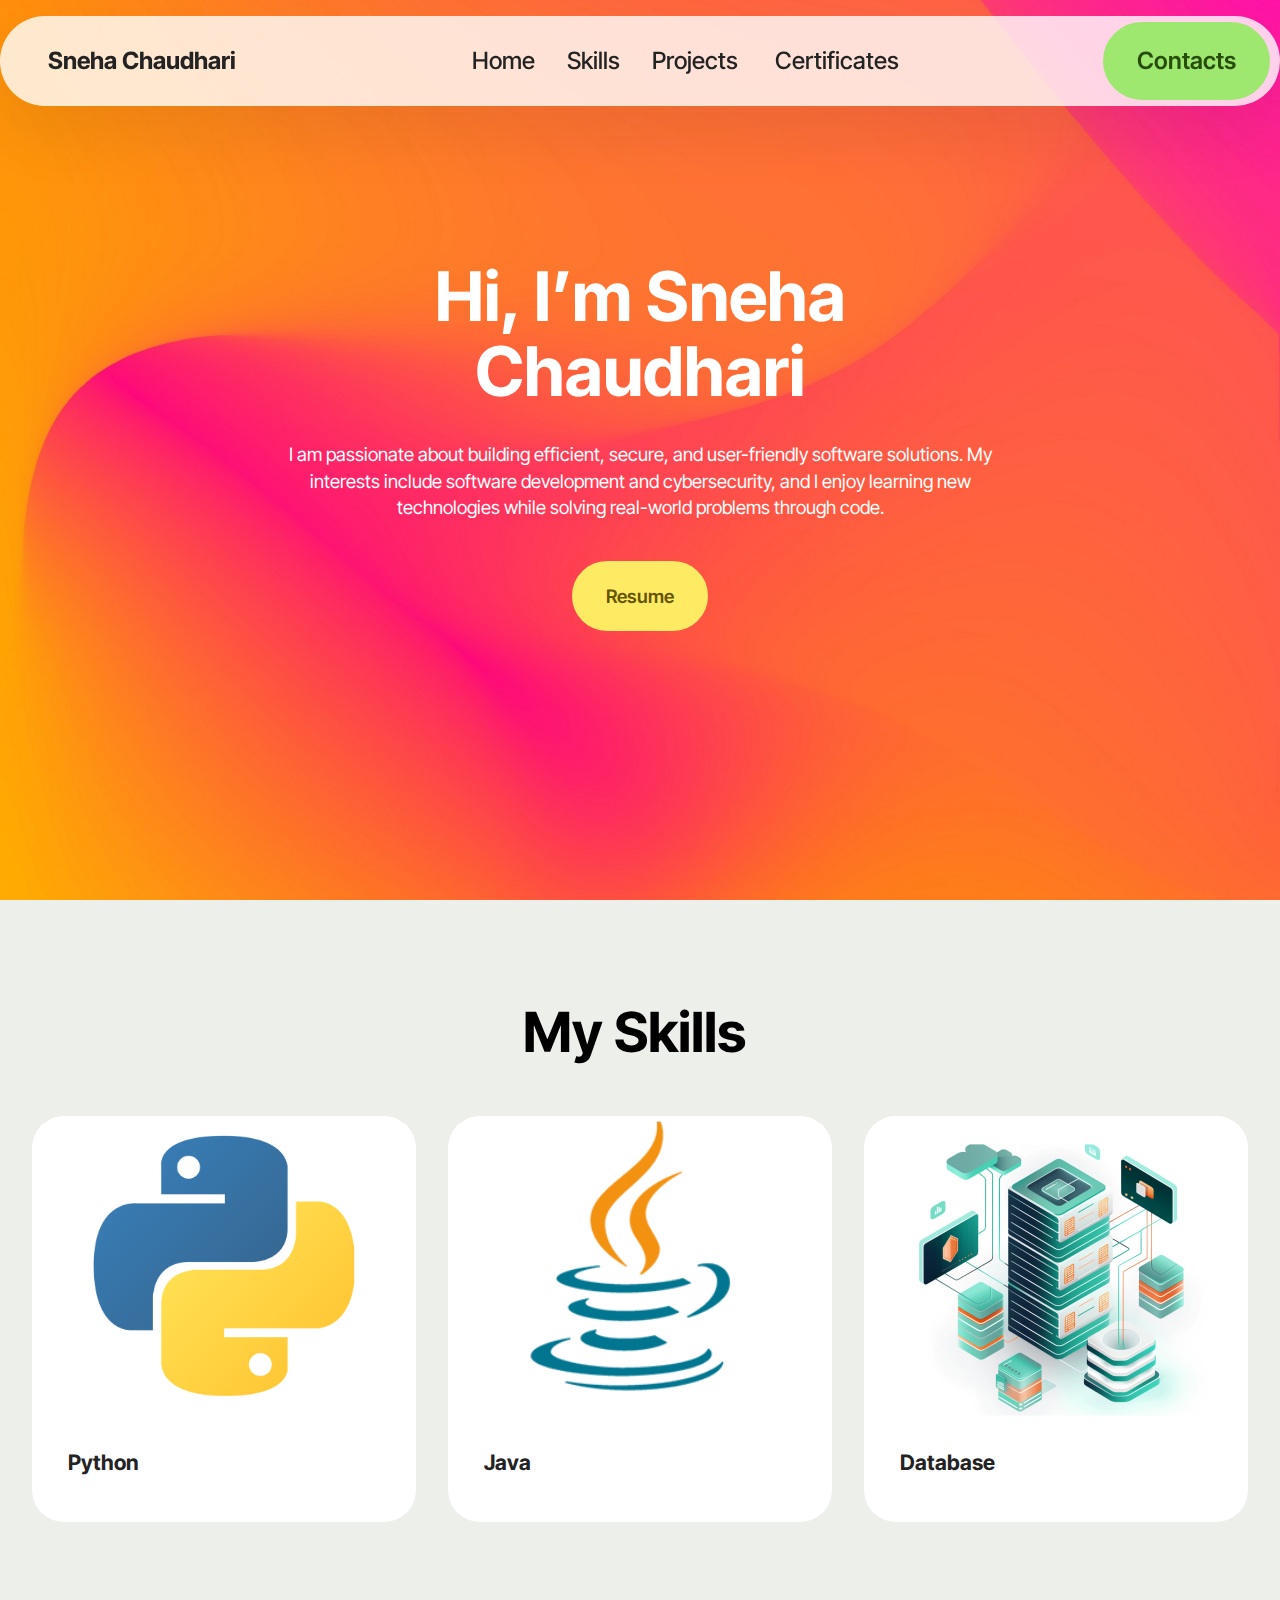
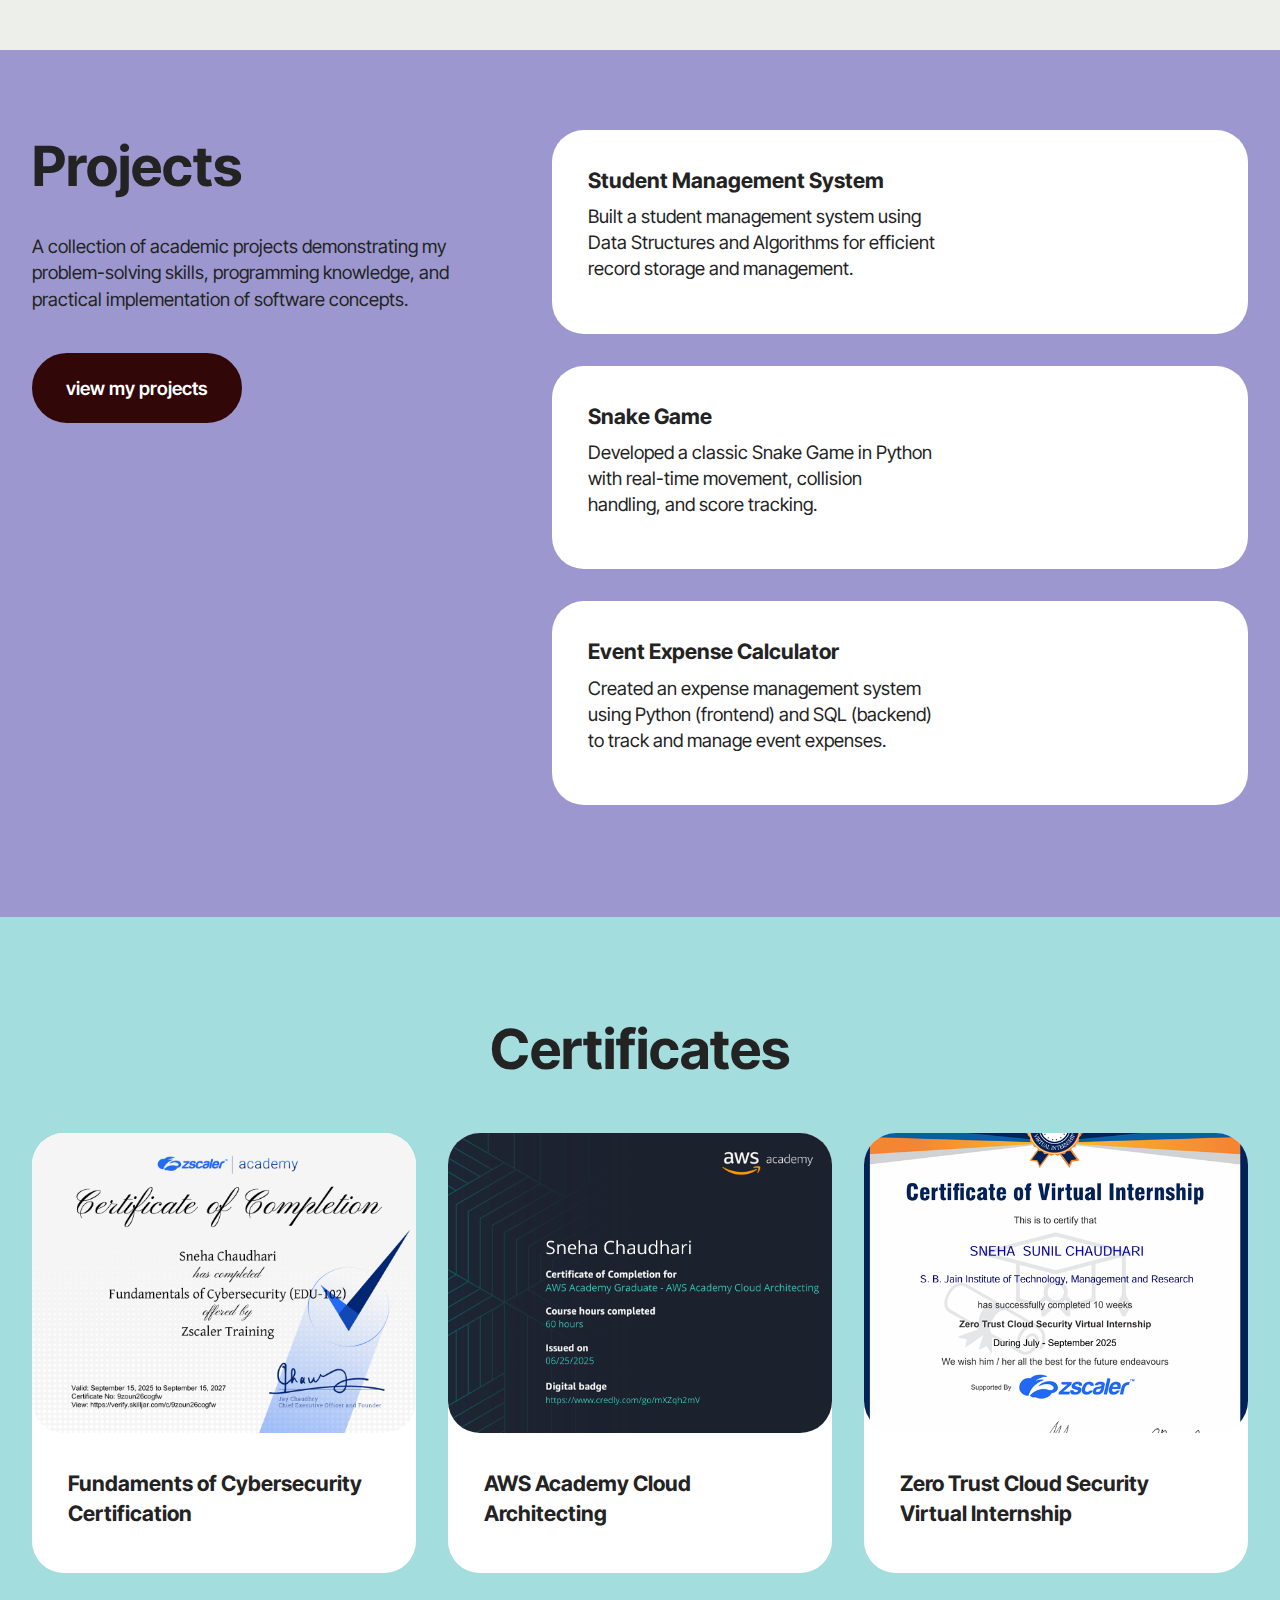
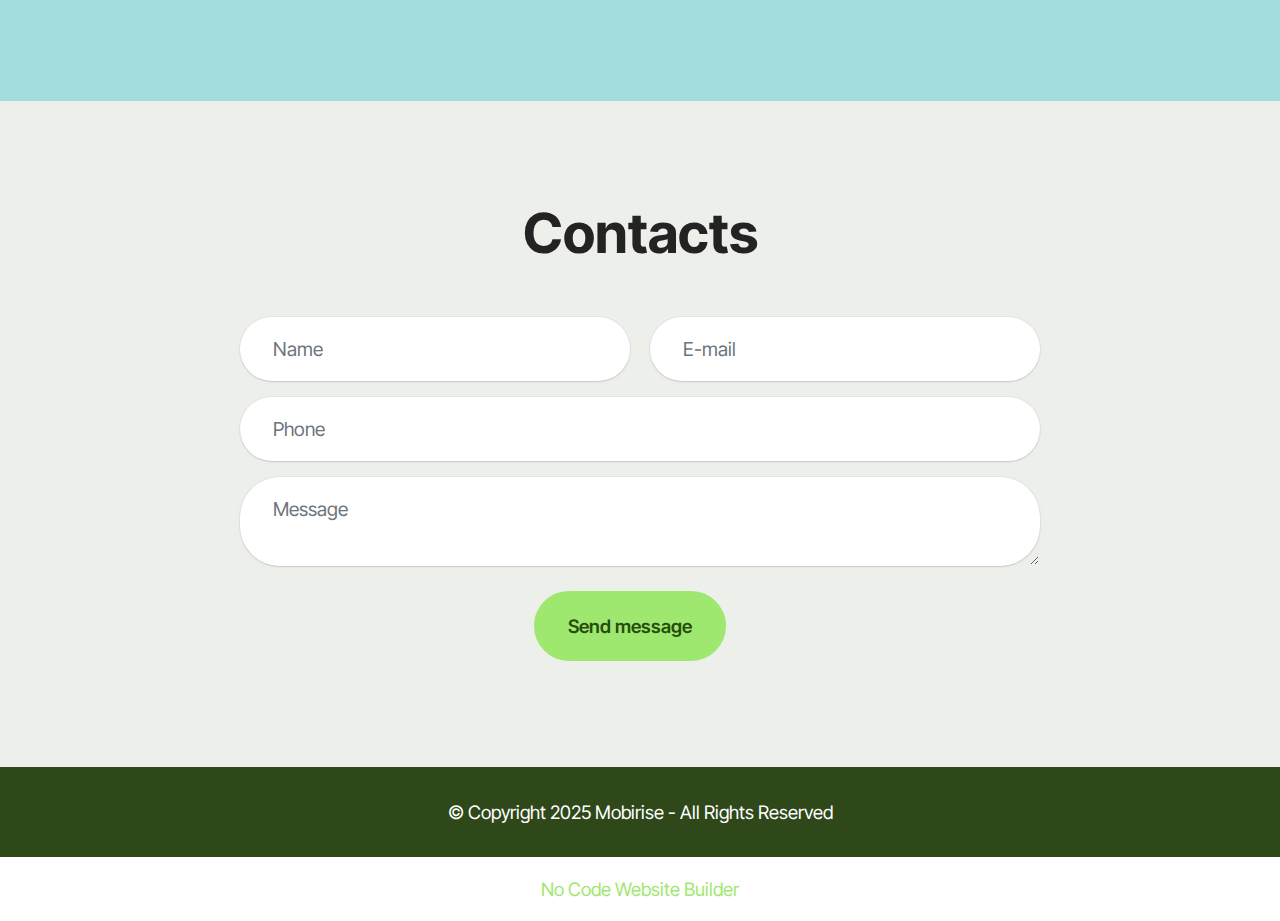
<file: index.html>
<!DOCTYPE html>
<html  >
<head>
  <!-- Site made with Mobirise Website Builder v6.1.12, https://mobirise.com -->
  <meta charset="UTF-8">
  <meta http-equiv="X-UA-Compatible" content="IE=edge">
  <meta name="generator" content="Mobirise v6.1.12, mobirise.com">
  <meta name="viewport" content="width=device-width, initial-scale=1, minimum-scale=1">
  <link rel="shortcut icon" href="assets/images/mbr.jpg" type="image/x-icon">
  <meta name="description" content="">
  
  
  <title>Home</title>
  <link rel="stylesheet" href="assets/bootstrap/css/bootstrap.min.css">
  <link rel="stylesheet" href="assets/dropdown/css/style.css">
  <link rel="stylesheet" href="assets/theme/css/style.css">
  <link rel="preload" href="https://fonts.googleapis.com/css2?family=Inter+Tight:wght@400;700&display=swap&display=swap" as="style" onload="this.onload=null;this.rel='stylesheet'">
  <noscript><link rel="stylesheet" href="https://fonts.googleapis.com/css2?family=Inter+Tight:wght@400;700&display=swap&display=swap"></noscript>
  <link rel="preload" as="style" href="assets/mobirise/css/mbr-additional.css?v=0ZNVsi"><link rel="stylesheet" href="assets/mobirise/css/mbr-additional.css?v=0ZNVsi" type="text/css">

  
  
  
</head>
<body>
  
  <section data-bs-version="5.1" class="menu menu5 cid-v85HLob8Xc" once="menu" id="menu05-1">
	

	<nav class="navbar navbar-dropdown navbar-fixed-top navbar-expand-lg">
		<div class="container">
			<div class="navbar-brand">
				
				<span class="navbar-caption-wrap"><a class="navbar-caption text-black display-4" href="https://mobiri.se">Sneha Chaudhari</a></span>
			</div>
			<button class="navbar-toggler" type="button" data-toggle="collapse" data-bs-toggle="collapse" data-target="#navbarSupportedContent" data-bs-target="#navbarSupportedContent" aria-controls="navbarNavAltMarkup" aria-expanded="false" aria-label="Toggle navigation">
				<div class="hamburger">
					<span></span>
					<span></span>
					<span></span>
					<span></span>
				</div>
			</button>
			<div class="collapse navbar-collapse" id="navbarSupportedContent">
				<ul class="navbar-nav nav-dropdown" data-app-modern-menu="true"><li class="nav-item">
						<a class="nav-link link text-black display-4" href="https://mobiri.se">Home</a>
					</li>
					<li class="nav-item">
						<a class="nav-link link text-black display-4" href="https://mobiri.se" aria-expanded="false">Skills</a>
					</li>
					<li class="nav-item">
						<a class="nav-link link text-black display-4" href="https://mobiri.se">Projects&nbsp;</a>
					</li><li class="nav-item"><a class="nav-link link text-black display-4" href="https://mobiri.se">Certificates</a></li></ul>
				<div class="navbar-buttons mbr-section-btn"><a class="btn btn-primary display-4" href="https://mobiri.se">Contacts</a></div>
			</div>
		</div>
	</nav>
</section>

<section data-bs-version="5.1" class="header09 startm5 cid-v85JHQ1Y1Q mbr-fullscreen" id="header09-8">	
    
	
	
	<div class="container-fluid">
		<div class="row">
			<div class="content-wrap col-12 col-md-8">
				<h1 class="mbr-section-title mbr-fonts-style mbr-white mb-4 display-1"><strong>Hi, I’m Sneha Chaudhari</strong></h1>
				
				<p class="mbr-fonts-style mbr-text mbr-white mb-4 display-7">
					I am passionate about building efficient, secure, and user-friendly software solutions. My interests include software development and cybersecurity, and I enjoy learning new technologies while solving real-world problems through code.
				</p>
				<div class="mbr-section-btn"><a class="btn btn-danger display-7" href="https://mobiri.se">Resume</a></div>
			</div>
		</div>
	</div>
</section>

<section data-bs-version="5.1" class="features4 start cid-v85IgTXM4H" id="features04-3">
	
	
	<div class="container">
		<div class="row justify-content-center">
			<div class="col-12 content-head">
				<div class="mbr-section-head mb-5">
					<h4 class="mbr-section-title mbr-fonts-style align-center mb-0 display-2"><strong>My Skills&nbsp;</strong></h4>
					
					
				</div>
			</div>
		</div>
		<div class="row">
			<div class="item features-image col-12 col-md-6 col-lg-4">
				<div class="item-wrapper">
					<div class="item-img">
						<img src="assets/images/p.png" alt="Mobirise Website Builder">
					</div>
					<div class="item-content">
						<h5 class="item-title mbr-fonts-style display-5"><strong>Python</strong></h5>
						
						
					</div>

				</div>
			</div>
			<div class="item features-image col-12 col-md-6 col-lg-4">
				<div class="item-wrapper">
					<div class="item-img">
						<img src="assets/images/j.webp" alt="Mobirise Website Builder">
					</div>
					<div class="item-content">
						<h5 class="item-title mbr-fonts-style display-5"><strong>Java</strong></h5>
						
						
					</div>
				</div>
			</div>
			<div class="item features-image col-12 col-md-6 col-lg-4">
				<div class="item-wrapper">
					<div class="item-img">
						<img src="assets/images/d.jpg" alt="Mobirise Website Builder">
					</div>
					<div class="item-content">
						<h5 class="item-title mbr-fonts-style display-5"><strong>Database</strong></h5>
						
						
					</div>
				</div>
			</div>
		</div>
	</div>
</section>

<section data-bs-version="5.1" class="people01 cid-v85IqoFHS8" id="people01-4">
  

  

  <div class="container">
    <div class="row">
      <div class="col-lg-5 mb-5">
        <h3 class="mbr-section-maintitle mbr-fonts-style mb-4 display-2"><strong>Projects</strong></h3>
        <p class="mbr-section-maintext mbr-fonts-style mb-4 display-7">
          A collection of academic projects demonstrating my problem-solving skills, programming knowledge, and practical implementation of software concepts.<br>
        </p>

        <div class="mbr-section-btn btn-move"><a class="btn btn-info display-7" href="https://mobiri.se">view my projects<strong></strong></a></div>
      </div>

      <div class="col-lg-7">
        
        <div class="item features-without-image active">
          <div class="item-wrapper">
            <div class="row align-items-center">
              <div class="col-md-7">
                <div class="align-left">
                  <h3 class="mbr-section-title mbr-fonts-style mb-2 display-5"><strong>Student Management System</strong></h3>
                  <h4 class="mbr-section-subtitle mbr-fonts-style mb-3 display-7">Built a student management system using Data Structures and Algorithms for efficient record storage and management.</h4>
                  
                </div>
              </div>

              <div class="col-md-5">
                
              </div>
            </div>
          </div>
        </div><div class="item features-without-image">
          <div class="item-wrapper">
            <div class="row align-items-center">
              <div class="col-md-7">
                <div class="align-left">
                  <h3 class="mbr-section-title mbr-fonts-style mb-2 display-5"><strong>Snake Game</strong></h3>
                  <h4 class="mbr-section-subtitle mbr-fonts-style mb-3 display-7">Developed a classic Snake Game in Python with real-time movement, collision handling, and score tracking.</h4>
                  
                </div>
              </div>

              <div class="col-md-5">
                
              </div>
            </div>
          </div>
        </div><div class="item features-without-image">
          <div class="item-wrapper">
            <div class="row align-items-center">
              <div class="col-md-7">
                <div class="align-left">
                  <h3 class="mbr-section-title mbr-fonts-style mb-2 display-5"><strong>Event Expense Calculator</strong></h3>
                  <h4 class="mbr-section-subtitle mbr-fonts-style mb-3 display-7">Created an expense management system using Python (frontend) and SQL (backend) to track and manage event expenses.</h4>
                  
                </div>
              </div>

              <div class="col-md-5">
                
              </div>
            </div>
          </div>
        </div>
        
      </div>
    </div>
  </div>
</section>

<section data-bs-version="5.1" class="features6 start cid-v85R9bBb08" id="features06-a">
	
	
	<div class="container">
		<div class="row justify-content-center">
			<div class="col-12 content-head">
				<div class="mbr-section-head mb-5">
					<h4 class="mbr-section-title mbr-fonts-style align-center mb-0 display-2"><strong>Certificates</strong></h4>
					
					
				</div>
			</div>
		</div>
		<div class="row">
			<div class="item features-image col-12 col-md-6 col-lg-4">
				<div class="item-wrapper">
					<div class="item-img">
						<img src="assets/images/screenshot-2026-01-12.png" alt="Mobirise Website Builder">
					</div>
					<div class="item-content">
						<h5 class="item-title mbr-fonts-style display-5"><strong>Fundaments of Cybersecurity Certification</strong></h5>
						
						
					</div>
				</div>
			</div>
			<div class="item features-image col-12 col-md-6 col-lg-4">
				<div class="item-wrapper">
					<div class="item-img">
						<img src="assets/images/screenshot-2026-01-13.png" alt="Mobirise Website Builder">
					</div>
					<div class="item-content">
						<h5 class="item-title mbr-fonts-style display-5"><strong>AWS Academy Cloud Architecting</strong></h5>
						
						
					</div>
				</div>
			</div>
			<div class="item features-image col-12 col-md-6 col-lg-4">
				<div class="item-wrapper">
					<div class="item-img">
						<img src="assets/images/screenshot-2026-01-14.png" alt="Mobirise Website Builder">
					</div>
					<div class="item-content">
						<h5 class="item-title mbr-fonts-style display-5"><strong>Zero Trust Cloud Security Virtual Internship</strong></h5>
						
						
					</div>
				</div>
			</div>
		</div>
	</div>
</section>

<section data-bs-version="5.1" class="form5 cid-v85J8px08E" id="form02-6">
    
    
    <div class="container">
        <div class="row justify-content-center">
            <div class="col-12 content-head">
                <div class="mbr-section-head mb-5">
                    <h3 class="mbr-section-title mbr-fonts-style align-center mb-0 display-2">
                        <strong>Contacts</strong>
                    </h3>
                    
                </div>
            </div>
        </div>
        <div class="row justify-content-center">
            <div class="col-lg-8 mx-auto mbr-form" data-form-type="formoid">
                <form action="https://mobirise.eu/" method="POST" class="mbr-form form-with-styler" data-form-title="Form Name"><input type="hidden" name="email" data-form-email="true" value="s9Gxo7cJpJN0FlgNSKUeKKzEQVnx4z9QMsu6ZILLxwHs2FEa+WW8ZZCrHrxak3xNG+Z3DIF1HSe8vJ5q3qKPTS5oayRaNEZZNo33fPzNyp5rUPb3KcQCUivslQ2s0Ore">
                    <div class="row">
                        <div hidden="hidden" data-form-alert="" class="alert alert-success col-12">Thanks for filling out the form!</div>
                        <div hidden="hidden" data-form-alert-danger="" class="alert alert-danger col-12">
                            Oops...! some problem!
                        </div>
                    </div>
                    <div class="dragArea row">
                        <div class="col-md col-sm-12 form-group mb-3" data-for="name">
                            <input type="text" name="name" placeholder="Name" data-form-field="name" class="form-control" value="" id="name-form02-6">
                        </div>
                        <div class="col-md col-sm-12 form-group mb-3" data-for="email">
                            <input type="email" name="email" placeholder="E-mail" data-form-field="email" class="form-control" value="" id="email-form02-6">
                        </div>
                        <div class="col-12 form-group mb-3" data-for="phone">
                            <input type="tel" name="phone" placeholder="Phone" data-form-field="phone" class="form-control" value="" id="phone-form02-6">
                        </div>
                        <div class="col-12 form-group mb-3" data-for="textarea">
                            <textarea name="textarea" placeholder="Message" data-form-field="textarea" class="form-control" id="textarea-form02-6"></textarea>
                        </div>
                        <div class="col-lg-12 col-md-12 col-sm-12 align-center mbr-section-btn"><button type="submit" class="btn btn-primary display-7">Send message</button></div>
                    </div>
                </form>
            </div>
        </div>
    </div>
</section>

<section data-bs-version="5.1" class="footer4 cid-v85JakEuOU" once="footers" id="footer04-7">

    

    

    <div class="container">
        <div class="media-container-row align-center mbr-white">
            <div class="col-12">
                <p class="mbr-text mb-0 mbr-fonts-style display-7">
                    © Copyright 2025 Mobirise - All Rights Reserved
                </p>
            </div>
        </div>
    </div>
</section><section class="display-7" style="padding: 0;align-items: center;justify-content: center;flex-wrap: wrap;    align-content: center;display: flex;position: relative;height: 4rem;"><a href="https://mobiri.se/" style="flex: 1 1;height: 4rem;position: absolute;width: 100%;z-index: 1;"><img alt="" style="height: 4rem;" src="[data-uri]"></a><p style="margin: 0;text-align: center;" class="display-7">&#8204;</p><a style="z-index:1" href="https://mobirise.com/builder/no-code-website-builder.html">No Code Website Builder</a></section><script src="assets/bootstrap/js/bootstrap.bundle.min.js"></script>  <script src="assets/smoothscroll/smooth-scroll.js"></script>  <script src="assets/ytplayer/index.js"></script>  <script src="assets/dropdown/js/navbar-dropdown.js"></script>  <script src="assets/theme/js/script.js"></script>  <script src="assets/formoid/formoid.min.js"></script>  
  
  
</body>
</html>
</file>
<file: assets/dropdown/css/style.css>
.navbar-dropdown {
  left: 0;
  padding: 0;
  position: absolute;
  right: 0;
  top: 0;
  transition: all 0.45s ease;
  z-index: 1030;
  background: #282828; }
  .navbar-dropdown .navbar-logo {
    margin-right: 0.8rem;
    transition: margin 0.3s ease-in-out;
    vertical-align: middle; }
    .navbar-dropdown .navbar-logo img {
      height: 3.125rem;
      transition: all 0.3s ease-in-out; }
    .navbar-dropdown .navbar-logo.mbr-iconfont {
      font-size: 3.125rem;
      line-height: 3.125rem; }
  .navbar-dropdown .navbar-caption {
    font-weight: 700;
    white-space: normal;
    vertical-align: -4px;
    line-height: 3.125rem !important; }
    .navbar-dropdown .navbar-caption, .navbar-dropdown .navbar-caption:hover {
      color: inherit;
      text-decoration: none; }
  .navbar-dropdown .mbr-iconfont + .navbar-caption {
    vertical-align: -1px; }
  .navbar-dropdown.navbar-fixed-top {
    position: fixed; }
  .navbar-dropdown .navbar-brand span {
    vertical-align: -4px; }
  .navbar-dropdown.bg-color.transparent {
    background: none; }
  .navbar-dropdown.navbar-short .navbar-brand {
    padding: 0.625rem 0; }
    .navbar-dropdown.navbar-short .navbar-brand span {
      vertical-align: -1px; }
  .navbar-dropdown.navbar-short .navbar-caption {
    line-height: 2.375rem !important;
    vertical-align: -2px; }
  .navbar-dropdown.navbar-short .navbar-logo {
    margin-right: 0.5rem; }
    .navbar-dropdown.navbar-short .navbar-logo img {
      height: 2.375rem; }
    .navbar-dropdown.navbar-short .navbar-logo.mbr-iconfont {
      font-size: 2.375rem;
      line-height: 2.375rem; }
  .navbar-dropdown.navbar-short .mbr-table-cell {
    height: 3.625rem; }
  .navbar-dropdown .navbar-close {
    left: 0.6875rem;
    position: fixed;
    top: 0.75rem;
    z-index: 1000; }
  .navbar-dropdown .hamburger-icon {
    content: "";
    display: inline-block;
    vertical-align: middle;
    width: 16px;
    -webkit-box-shadow: 0 -6px 0 1px #282828,0 0 0 1px #282828,0 6px 0 1px #282828;
    -moz-box-shadow: 0 -6px 0 1px #282828,0 0 0 1px #282828,0 6px 0 1px #282828;
    box-shadow: 0 -6px 0 1px #282828,0 0 0 1px #282828,0 6px 0 1px #282828; }

.dropdown-menu .dropdown-toggle[data-toggle="dropdown-submenu"]::after {
  border-bottom: 0.35em solid transparent;
  border-left: 0.35em solid;
  border-right: 0;
  border-top: 0.35em solid transparent;
  margin-left: 0.3rem; }

.dropdown-menu .dropdown-item:focus {
  outline: 0; }

.nav-dropdown {
  font-size: 0.75rem;
  font-weight: 500;
  height: auto !important; }
  .nav-dropdown .nav-btn {
    padding-left: 1rem; }
  .nav-dropdown .link {
    margin: .667em 1.667em;
    font-weight: 500;
    padding: 0;
    transition: color .2s ease-in-out; }
    .nav-dropdown .link.dropdown-toggle {
      margin-right: 2.583em; }
      .nav-dropdown .link.dropdown-toggle::after {
        margin-left: .25rem;
        border-top: 0.35em solid;
        border-right: 0.35em solid transparent;
        border-left: 0.35em solid transparent;
        border-bottom: 0; }
      .nav-dropdown .link.dropdown-toggle[aria-expanded="true"] {
        margin: 0;
        padding: 0.667em 3.263em  0.667em 1.667em; }
  .nav-dropdown .link::after,
  .nav-dropdown .dropdown-item::after {
    color: inherit; }
  .nav-dropdown .btn {
    font-size: 0.75rem;
    font-weight: 700;
    letter-spacing: 0;
    margin-bottom: 0;
    padding-left: 1.25rem;
    padding-right: 1.25rem; }
  .nav-dropdown .dropdown-menu {
    border-radius: 0;
    border: 0;
    left: 0;
    margin: 0;
    padding-bottom: 1.25rem;
    padding-top: 1.25rem;
    position: relative; }
  .nav-dropdown .dropdown-submenu {
    margin-left: 0.125rem;
    top: 0; }
  .nav-dropdown .dropdown-item {
    font-weight: 500;
    line-height: 2;
    padding: 0.3846em 4.615em 0.3846em 1.5385em;
    position: relative;
    transition: color .2s ease-in-out, background-color .2s ease-in-out; }
    .nav-dropdown .dropdown-item::after {
      margin-top: -0.3077em;
      position: absolute;
      right: 1.1538em;
      top: 50%; }
    .nav-dropdown .dropdown-item:focus, .nav-dropdown .dropdown-item:hover {
      background: none; }

@media (max-width: 767px) {
  .nav-dropdown.navbar-toggleable-sm {
    bottom: 0;
    display: none;
    left: 0;
    overflow-x: hidden;
    position: fixed;
    top: 0;
    transform: translateX(-100%);
    -ms-transform: translateX(-100%);
    -webkit-transform: translateX(-100%);
    width: 18.75rem;
    z-index: 999; } }
.nav-dropdown.navbar-toggleable-xl {
  bottom: 0;
  display: none;
  left: 0;
  overflow-x: hidden;
  position: fixed;
  top: 0;
  transform: translateX(-100%);
  -ms-transform: translateX(-100%);
  -webkit-transform: translateX(-100%);
  width: 18.75rem;
  z-index: 999; }

.nav-dropdown-sm {
  display: block !important;
  overflow-x: hidden;
  overflow: auto;
  padding-top: 3.875rem; }
  .nav-dropdown-sm::after {
    content: "";
    display: block;
    height: 3rem;
    width: 100%; }
  .nav-dropdown-sm.collapse.in ~ .navbar-close {
    display: block !important; }
  .nav-dropdown-sm.collapsing, .nav-dropdown-sm.collapse.in {
    transform: translateX(0);
    -ms-transform: translateX(0);
    -webkit-transform: translateX(0);
    transition: all 0.25s ease-out;
    -webkit-transition: all 0.25s ease-out;
    background: #282828; }
  .nav-dropdown-sm.collapsing[aria-expanded="false"] {
    transform: translateX(-100%);
    -ms-transform: translateX(-100%);
    -webkit-transform: translateX(-100%); }
  .nav-dropdown-sm .nav-item {
    display: block;
    margin-left: 0 !important;
    padding-left: 0; }
  .nav-dropdown-sm .link,
  .nav-dropdown-sm .dropdown-item {
    border-top: 1px dotted rgba(255, 255, 255, 0.1);
    font-size: 0.8125rem;
    line-height: 1.6;
    margin: 0 !important;
    padding: 0.875rem 2.4rem 0.875rem 1.5625rem !important;
    position: relative;
    white-space: normal; }
    .nav-dropdown-sm .link:focus, .nav-dropdown-sm .link:hover,
    .nav-dropdown-sm .dropdown-item:focus,
    .nav-dropdown-sm .dropdown-item:hover {
      background: rgba(0, 0, 0, 0.2) !important;
      color: #c0a375; }
  .nav-dropdown-sm .nav-btn {
    position: relative;
    padding: 1.5625rem 1.5625rem 0 1.5625rem; }
    .nav-dropdown-sm .nav-btn::before {
      border-top: 1px dotted rgba(255, 255, 255, 0.1);
      content: "";
      left: 0;
      position: absolute;
      top: 0;
      width: 100%; }
    .nav-dropdown-sm .nav-btn + .nav-btn {
      padding-top: 0.625rem; }
      .nav-dropdown-sm .nav-btn + .nav-btn::before {
        display: none; }
  .nav-dropdown-sm .btn {
    padding: 0.625rem 0; }
  .nav-dropdown-sm .dropdown-toggle[data-toggle="dropdown-submenu"]::after {
    margin-left: .25rem;
    border-top: 0.35em solid;
    border-right: 0.35em solid transparent;
    border-left: 0.35em solid transparent;
    border-bottom: 0; }
  .nav-dropdown-sm .dropdown-toggle[data-toggle="dropdown-submenu"][aria-expanded="true"]::after {
    border-top: 0;
    border-right: 0.35em solid transparent;
    border-left: 0.35em solid transparent;
    border-bottom: 0.35em solid; }
  .nav-dropdown-sm .dropdown-menu {
    margin: 0;
    padding: 0;
    position: relative;
    top: 0;
    left: 0;
    width: 100%;
    border: 0;
    float: none;
    border-radius: 0;
    background: none; }
  .nav-dropdown-sm .dropdown-submenu {
    left: 100%;
    margin-left: 0.125rem;
    margin-top: -1.25rem;
    top: 0; }

.navbar-toggleable-sm .nav-dropdown .dropdown-menu {
  position: absolute; }

.navbar-toggleable-sm .nav-dropdown .dropdown-submenu {
  left: 100%;
  margin-left: 0.125rem;
  margin-top: -1.25rem;
  top: 0; }

.navbar-toggleable-sm.opened .nav-dropdown .dropdown-menu {
  position: relative; }

.navbar-toggleable-sm.opened .nav-dropdown .dropdown-submenu {
  left: 0;
  margin-left: 00rem;
  margin-top: 0rem;
  top: 0; }

.is-builder .nav-dropdown.collapsing {
  transition: none !important; }
</file>
<file: assets/theme/css/style.css>
@charset "UTF-8";
section {
  background-color: #ffffff;
}

body {
  font-style: normal;
  line-height: 1.5;
  font-weight: 400;
  color: #232323;
  position: relative;
}

button {
  background-color: transparent;
  border-color: transparent;
}

.embla__button,
.carousel-control {
  background-color: #edefea !important;
  opacity: 0.8 !important;
  color: #464845 !important;
  border-color: #edefea !important;
}

.carousel .close,
.modalWindow .close {
  background-color: #edefea !important;
  color: #464845 !important;
  border-color: #edefea !important;
  opacity: 0.8 !important;
}

.carousel .close:hover,
.modalWindow .close:hover {
  opacity: 1 !important;
}

.carousel-indicators li {
  background-color: #edefea !important;
  border: 2px solid #464845 !important;
}

.carousel-indicators li:hover,
.carousel-indicators li:active {
  opacity: 0.8 !important;
}

.embla__button:hover,
.carousel-control:hover {
  background-color: #edefea !important;
  opacity: 1 !important;
}

.modalWindow-video-container {
  height: 80%;
}

section,
.container,
.container-fluid {
  position: relative;
  word-wrap: break-word;
}

a.mbr-iconfont:hover {
  text-decoration: none;
}

.article .lead p,
.article .lead ul,
.article .lead ol,
.article .lead pre,
.article .lead blockquote {
  margin-bottom: 0;
}

a {
  font-style: normal;
  font-weight: 400;
  cursor: pointer;
}
a, a:hover {
  text-decoration: none;
}

.mbr-section-title {
  font-style: normal;
  line-height: 1.3;
}

.mbr-section-subtitle {
  line-height: 1.3;
}

.mbr-text {
  font-style: normal;
  line-height: 1.7;
}

h1,
h2,
h3,
h4,
h5,
h6,
.display-1,
.display-2,
.display-4,
.display-5,
.display-7,
span,
p,
a {
  line-height: 1;
  word-break: break-word;
  word-wrap: break-word;
  font-weight: 400;
}

b,
strong {
  font-weight: bold;
}

input:-webkit-autofill, input:-webkit-autofill:hover, input:-webkit-autofill:focus, input:-webkit-autofill:active {
  transition-delay: 9999s;
  -webkit-transition-property: background-color, color;
  transition-property: background-color, color;
}

textarea[type=hidden] {
  display: none;
}

section {
  background-position: 50% 50%;
  background-repeat: no-repeat;
  background-size: cover;
}
section .mbr-background-video,
section .mbr-background-video-preview {
  position: absolute;
  bottom: 0;
  left: 0;
  right: 0;
  top: 0;
}

.hidden {
  visibility: hidden;
}

.mbr-z-index20 {
  z-index: 20;
}

/*! Base colors */
.mbr-white {
  color: #ffffff;
}

.mbr-black {
  color: #111111;
}

.mbr-bg-white {
  background-color: #ffffff;
}

.mbr-bg-black {
  background-color: #000000;
}

/*! Text-aligns */
.align-left {
  text-align: left;
}

.align-center {
  text-align: center;
}

.align-right {
  text-align: right;
}

/*! Font-weight  */
.mbr-light {
  font-weight: 300;
}

.mbr-regular {
  font-weight: 400;
}

.mbr-semibold {
  font-weight: 500;
}

.mbr-bold {
  font-weight: 700;
}

/*! Media  */
.media-content {
  flex-basis: 100%;
}

.media-container-row {
  display: flex;
  flex-direction: row;
  flex-wrap: wrap;
  justify-content: center;
  align-content: center;
  align-items: start;
}
.media-container-row .media-size-item {
  width: 400px;
}

.media-container-column {
  display: flex;
  flex-direction: column;
  flex-wrap: wrap;
  justify-content: center;
  align-content: center;
  align-items: stretch;
}
.media-container-column > * {
  width: 100%;
}

@media (min-width: 992px) {
  .media-container-row {
    flex-wrap: nowrap;
  }
}
figure {
  margin-bottom: 0;
  overflow: hidden;
}

figure[mbr-media-size] {
  transition: width 0.1s;
}

img,
iframe {
  display: block;
  width: 100%;
}

.card {
  background-color: transparent;
  border: none;
}

.card-box {
  width: 100%;
}

.card-img {
  text-align: center;
  flex-shrink: 0;
  -webkit-flex-shrink: 0;
}

.media {
  max-width: 100%;
  margin: 0 auto;
}

.mbr-figure {
  align-self: center;
}

.media-container > div {
  max-width: 100%;
}

.mbr-figure img,
.card-img img {
  width: 100%;
}

@media (max-width: 991px) {
  .media-size-item {
    width: auto !important;
  }
  .media {
    width: auto;
  }
  .mbr-figure {
    width: 100% !important;
  }
}
/*! Buttons */
.mbr-section-btn {
  margin-left: -0.6rem;
  margin-right: -0.6rem;
  font-size: 0;
}

.btn {
  font-weight: 600;
  border-width: 1px;
  font-style: normal;
  margin: 0.6rem 0.6rem;
  white-space: normal;
  transition: all 0.2s ease-in-out;
  display: inline-flex;
  align-items: center;
  justify-content: center;
  word-break: break-word;
}

.btn-sm {
  font-weight: 600;
  letter-spacing: 0px;
  transition: all 0.3s ease-in-out;
}

.btn-md {
  font-weight: 600;
  letter-spacing: 0px;
  transition: all 0.3s ease-in-out;
}

.btn-lg {
  font-weight: 600;
  letter-spacing: 0px;
  transition: all 0.3s ease-in-out;
}

.btn-form {
  margin: 0;
}
.btn-form:hover {
  cursor: pointer;
}

nav .mbr-section-btn {
  margin-left: 0rem;
  margin-right: 0rem;
}

/*! Btn icon margin */
.btn .mbr-iconfont,
.btn.btn-sm .mbr-iconfont {
  order: 1;
  cursor: pointer;
  margin-left: 0.5rem;
  vertical-align: sub;
}

.btn.btn-md .mbr-iconfont,
.btn.btn-md .mbr-iconfont {
  margin-left: 0.8rem;
}

.mbr-regular {
  font-weight: 400;
}

.mbr-semibold {
  font-weight: 500;
}

.mbr-bold {
  font-weight: 700;
}

[type=submit] {
  -webkit-appearance: none;
}

/*! Full-screen */
.mbr-fullscreen .mbr-overlay {
  min-height: 100vh;
}

.mbr-fullscreen {
  display: flex;
  display: -moz-flex;
  display: -ms-flex;
  display: -o-flex;
  align-items: center;
  min-height: 100vh;
  padding-top: 3rem;
  padding-bottom: 3rem;
}

/*! Map */
.map {
  height: 25rem;
  position: relative;
}
.map iframe {
  width: 100%;
  height: 100%;
}

/*! Scroll to top arrow */
.mbr-arrow-up {
  bottom: 25px;
  right: 90px;
  position: fixed;
  text-align: right;
  z-index: 5000;
  color: #ffffff;
  font-size: 22px;
}

.mbr-arrow-up a {
  background: rgba(0, 0, 0, 0.2);
  border-radius: 50%;
  color: #fff;
  display: inline-block;
  height: 60px;
  width: 60px;
  border: 2px solid #fff;
  outline-style: none !important;
  position: relative;
  text-decoration: none;
  transition: all 0.3s ease-in-out;
  cursor: pointer;
  text-align: center;
}
.mbr-arrow-up a:hover {
  background-color: rgba(0, 0, 0, 0.4);
}
.mbr-arrow-up a i {
  line-height: 60px;
}

.mbr-arrow-up-icon {
  display: block;
  color: #fff;
}

.mbr-arrow-up-icon::before {
  content: "›";
  display: inline-block;
  font-family: serif;
  font-size: 22px;
  line-height: 1;
  font-style: normal;
  position: relative;
  top: 6px;
  left: -4px;
  transform: rotate(-90deg);
}

/*! Arrow Down */
.mbr-arrow {
  position: absolute;
  bottom: 45px;
  left: 50%;
  width: 60px;
  height: 60px;
  cursor: pointer;
  background-color: rgba(80, 80, 80, 0.5);
  border-radius: 50%;
  transform: translateX(-50%);
}
@media (max-width: 767px) {
  .mbr-arrow {
    display: none;
  }
}
.mbr-arrow > a {
  display: inline-block;
  text-decoration: none;
  outline-style: none;
  animation: arrowdown 1.7s ease-in-out infinite;
  color: #ffffff;
}
.mbr-arrow > a > i {
  position: absolute;
  top: -2px;
  left: 15px;
  font-size: 2rem;
}

#scrollToTop a i::before {
  content: "";
  position: absolute;
  display: block;
  border-bottom: 2.5px solid #fff;
  border-left: 2.5px solid #fff;
  width: 27.8%;
  height: 27.8%;
  left: 50%;
  top: 51%;
  transform: translateY(-30%) translateX(-50%) rotate(135deg);
}

@keyframes arrowdown {
  0% {
    transform: translateY(0px);
  }
  50% {
    transform: translateY(-5px);
  }
  100% {
    transform: translateY(0px);
  }
}
@media (max-width: 500px) {
  .mbr-arrow-up {
    left: 0;
    right: 0;
    text-align: center;
  }
}
/*Gradients animation*/
@keyframes gradient-animation {
  from {
    background-position: 0% 100%;
    animation-timing-function: ease-in-out;
  }
  to {
    background-position: 100% 0%;
    animation-timing-function: ease-in-out;
  }
}
.bg-gradient {
  background-size: 200% 200%;
  animation: gradient-animation 5s infinite alternate;
  -webkit-animation: gradient-animation 5s infinite alternate;
}

.menu .navbar-brand {
  display: -webkit-flex;
}
.menu .navbar-brand span {
  display: flex;
  display: -webkit-flex;
}
.menu .navbar-brand .navbar-caption-wrap {
  display: -webkit-flex;
}
.menu .navbar-brand .navbar-logo img {
  display: -webkit-flex;
  width: auto;
}
@media (min-width: 768px) and (max-width: 991px) {
  .menu .navbar-toggleable-sm .navbar-nav {
    display: -ms-flexbox;
  }
}
@media (max-width: 991px) {
  .menu .navbar-collapse {
    max-height: 93.5vh;
  }
  .menu .navbar-collapse.show {
    overflow: auto;
  }
}
@media (min-width: 992px) {
  .menu .navbar-nav.nav-dropdown {
    display: -webkit-flex;
  }
  .menu .navbar-toggleable-sm .navbar-collapse {
    display: -webkit-flex !important;
  }
  .menu .collapsed .navbar-collapse {
    max-height: 93.5vh;
  }
  .menu .collapsed .navbar-collapse.show {
    overflow: auto;
  }
}
@media (max-width: 767px) {
  .menu .navbar-collapse {
    max-height: 80vh;
  }
}

.nav-link .mbr-iconfont {
  margin-right: 0.5rem;
}

.navbar {
  display: -webkit-flex;
  -webkit-flex-wrap: wrap;
  -webkit-align-items: center;
  -webkit-justify-content: space-between;
}

.navbar-collapse {
  -webkit-flex-basis: 100%;
  -webkit-flex-grow: 1;
  -webkit-align-items: center;
}

.nav-dropdown .link {
  padding: 0.667em 1.667em !important;
  margin: 0 !important;
}

.nav {
  display: -webkit-flex;
  -webkit-flex-wrap: wrap;
}

.row {
  display: -webkit-flex;
  -webkit-flex-wrap: wrap;
}

.justify-content-center {
  -webkit-justify-content: center;
}

.form-inline {
  display: -webkit-flex;
}

.card-wrapper {
  -webkit-flex: 1;
}

.carousel-control {
  z-index: 10;
  display: -webkit-flex;
}

.carousel-controls {
  display: -webkit-flex;
}

.media {
  display: -webkit-flex;
}

.form-group:focus {
  outline: none;
}

.jq-selectbox__select {
  padding: 7px 0;
  position: relative;
}

.jq-selectbox__dropdown {
  overflow: hidden;
  border-radius: 10px;
  position: absolute;
  top: 100%;
  left: 0 !important;
  width: 100% !important;
}

.jq-selectbox__trigger-arrow {
  right: 0;
  transform: translateY(-50%);
}

.jq-selectbox li {
  padding: 1.07em 0.5em;
}

input[type=range] {
  padding-left: 0 !important;
  padding-right: 0 !important;
}

.modal-dialog,
.modal-content {
  height: 100%;
}

.modal-dialog .carousel-inner {
  height: calc(100vh - 1.75rem);
}
@media (max-width: 575px) {
  .modal-dialog .carousel-inner {
    height: calc(100vh - 1rem);
  }
}

.carousel-item {
  text-align: center;
}

.carousel-item img {
  margin: auto;
}

.navbar-toggler {
  align-self: flex-start;
  padding: 0.25rem 0.75rem;
  font-size: 1.25rem;
  line-height: 1;
  background: transparent;
  border: 1px solid transparent;
  border-radius: 0.25rem;
}

.navbar-toggler:focus,
.navbar-toggler:hover {
  text-decoration: none;
  box-shadow: none;
}

.navbar-toggler-icon {
  display: inline-block;
  width: 1.5em;
  height: 1.5em;
  vertical-align: middle;
  content: "";
  background: no-repeat center center;
  background-size: 100% 100%;
}

.navbar-toggler-left {
  position: absolute;
  left: 1rem;
}

.navbar-toggler-right {
  position: absolute;
  right: 1rem;
}

.card-img {
  width: auto;
}

.menu .navbar.collapsed:not(.beta-menu) {
  flex-direction: column;
}

.carousel-item.active,
.carousel-item-next,
.carousel-item-prev {
  display: flex;
}

.note-air-layout .dropup .dropdown-menu,
.note-air-layout .navbar-fixed-bottom .dropdown .dropdown-menu {
  bottom: initial !important;
}

html,
body {
  height: auto;
  min-height: 100vh;
}

.dropup .dropdown-toggle::after {
  display: none;
}

.form-asterisk {
  font-family: initial;
  position: absolute;
  top: -2px;
  font-weight: normal;
}

.form-control-label {
  position: relative;
  cursor: pointer;
  margin-bottom: 0.357em;
  padding: 0;
}

.alert {
  color: #ffffff;
  border-radius: 0;
  border: 0;
  font-size: 1.1rem;
  line-height: 1.5;
  margin-bottom: 1.875rem;
  padding: 1.25rem;
  position: relative;
  text-align: center;
}
.alert.alert-form::after {
  background-color: inherit;
  bottom: -7px;
  content: "";
  display: block;
  height: 14px;
  left: 50%;
  margin-left: -7px;
  position: absolute;
  transform: rotate(45deg);
  width: 14px;
}

.form-control {
  background-color: #ffffff;
  background-clip: border-box;
  color: #232323;
  line-height: 1rem !important;
  height: auto;
  padding: 1.2rem 2rem;
  transition: border-color 0.25s ease 0s;
  border: 1px solid transparent !important;
  border-radius: 4px;
  box-shadow: rgba(0, 0, 0, 0.07) 0px 1px 1px 0px, rgba(0, 0, 0, 0.07) 0px 1px 3px 0px, rgba(0, 0, 0, 0.03) 0px 0px 0px 1px;
}
.form-active .form-control:invalid {
  border-color: red;
}

.row > * {
  padding-right: 1rem;
  padding-left: 1rem;
}

form .row {
  margin-left: -0.6rem;
  margin-right: -0.6rem;
}
form .row [class*=col] {
  padding-left: 0.6rem;
  padding-right: 0.6rem;
}

form .mbr-section-btn {
  padding-left: 0.6rem;
  padding-right: 0.6rem;
}

form .form-check-input {
  margin-top: 0.5;
}

textarea.form-control {
  line-height: 1.5rem !important;
}

.form-group {
  margin-bottom: 1.2rem;
}

.form-control,
form .btn {
  min-height: 48px;
}

.gdpr-block label span.textGDPR input[name=gdpr] {
  top: 7px;
}

.form-control:focus {
  box-shadow: none;
}

:focus {
  outline: none;
}

.mbr-overlay {
  background-color: #000;
  bottom: 0;
  left: 0;
  opacity: 0.5;
  position: absolute;
  right: 0;
  top: 0;
  z-index: 0;
  pointer-events: none;
}

blockquote {
  font-style: italic;
  padding: 3rem;
  font-size: 1.09rem;
  position: relative;
  border-left: 3px solid;
}

ul,
ol,
pre,
blockquote {
  margin-bottom: 2.3125rem;
}

.mt-4 {
  margin-top: 2rem !important;
}

.mb-4 {
  margin-bottom: 2rem !important;
}

.container,
.container-fluid {
  padding-left: 16px;
  padding-right: 16px;
}

.row {
  margin-left: -16px;
  margin-right: -16px;
}
.row > [class*=col] {
  padding-left: 16px;
  padding-right: 16px;
}

@media (min-width: 992px) {
  .container-fluid {
    padding-left: 32px;
    padding-right: 32px;
  }
}
@media (max-width: 991px) {
  .mbr-container {
    padding-left: 16px;
    padding-right: 16px;
  }
}
.app-video-wrapper > img {
  opacity: 1;
}

.app-video-wrapper {
  background: transparent;
}

.item {
  position: relative;
}

.dropdown-menu .dropdown-menu {
  left: 100%;
}

.dropdown-item + .dropdown-menu {
  display: none;
}

.dropdown-item:hover + .dropdown-menu,
.dropdown-menu:hover {
  display: block;
}

@media (min-aspect-ratio: 16/9) {
  .mbr-video-foreground {
    height: 300% !important;
    top: -100% !important;
  }
}
@media (max-aspect-ratio: 16/9) {
  .mbr-video-foreground {
    width: 300% !important;
    left: -100% !important;
  }
}.engine {
	position: absolute;
	text-indent: -2400px;
	text-align: center;
	padding: 0;
	top: 0;
	left: -2400px;
}
</file>
<file: assets/mobirise/css/mbr-additional.css>
.btn {
  border-width: 2px;
}
img,
.card-wrap,
.card-wrapper,
.video-wrapper,
.mbr-figure iframe,
.google-map iframe,
.slide-content,
.plan,
.card,
.item-wrapper,
.item-wrapper .mbr-overlay {
  border-radius: 2rem !important;
}
.video-wrapper {
  overflow: hidden;
}
body {
  font-family: Inter Tight;
}
.display-1 {
  font-family: 'Inter Tight', sans-serif;
  font-size: 5rem;
  line-height: 1;
}
.display-1 > .mbr-iconfont {
  font-size: 6.25rem;
}
.display-2 {
  font-family: 'Inter Tight', sans-serif;
  font-size: 4rem;
  line-height: 1;
}
.display-2 > .mbr-iconfont {
  font-size: 5rem;
}
.display-4 {
  font-family: 'Inter Tight', sans-serif;
  font-size: 1.6rem;
  line-height: 1.5;
}
.display-4 > .mbr-iconfont {
  font-size: 2rem;
}
.display-5 {
  font-family: 'Inter Tight', sans-serif;
  font-size: 1.4rem;
  line-height: 1.5;
}
.display-5 > .mbr-iconfont {
  font-size: 1.75rem;
}
.display-7 {
  font-family: 'Inter Tight', sans-serif;
  font-size: 1.2rem;
  line-height: 1.3;
}
.display-7 > .mbr-iconfont {
  font-size: 1.5rem;
}
/* ---- Fluid typography for mobile devices ---- */
/* 1.4 - font scale ratio ( bootstrap == 1.42857 ) */
/* 100vw - current viewport width */
/* (48 - 20)  48 == 48rem == 768px, 20 == 20rem == 320px(minimal supported viewport) */
/* 0.65 - min scale variable, may vary */
@media (max-width: 992px) {
  .display-1 {
    font-size: 4rem;
  }
}
@media (max-width: 768px) {
  .display-1 {
    font-size: 3.5rem;
    font-size: calc( 2.4rem + (5 - 2.4) * ((100vw - 20rem) / (48 - 20)));
    line-height: calc( 1.1 * (2.4rem + (5 - 2.4) * ((100vw - 20rem) / (48 - 20))));
  }
  .display-2 {
    font-size: 3.2rem;
    font-size: calc( 2.05rem + (4 - 2.05) * ((100vw - 20rem) / (48 - 20)));
    line-height: calc( 1.3 * (2.05rem + (4 - 2.05) * ((100vw - 20rem) / (48 - 20))));
  }
  .display-4 {
    font-size: 1.28rem;
    font-size: calc( 1.21rem + (1.6 - 1.21) * ((100vw - 20rem) / (48 - 20)));
    line-height: calc( 1.4 * (1.21rem + (1.6 - 1.21) * ((100vw - 20rem) / (48 - 20))));
  }
  .display-5 {
    font-size: 1.12rem;
    font-size: calc( 1.14rem + (1.4 - 1.14) * ((100vw - 20rem) / (48 - 20)));
    line-height: calc( 1.4 * (1.14rem + (1.4 - 1.14) * ((100vw - 20rem) / (48 - 20))));
  }
  .display-7 {
    font-size: 0.96rem;
    font-size: calc( 1.07rem + (1.2 - 1.07) * ((100vw - 20rem) / (48 - 20)));
    line-height: calc( 1.4 * (1.07rem + (1.2 - 1.07) * ((100vw - 20rem) / (48 - 20))));
  }
}
@media (min-width: 992px) and (max-width: 1400px) {
  .display-1 {
    font-size: 3.5rem;
    font-size: calc( 2.4rem + (5 - 2.4) * ((100vw - 62rem) / (87 - 62)));
    line-height: calc( 1.1 * (2.4rem + (5 - 2.4) * ((100vw - 62rem) / (87 - 62))));
  }
  .display-2 {
    font-size: 3.2rem;
    font-size: calc( 2.05rem + (4 - 2.05) * ((100vw - 62rem) / (87 - 62)));
    line-height: calc( 1.3 * (2.05rem + (4 - 2.05) * ((100vw - 62rem) / (87 - 62))));
  }
  .display-4 {
    font-size: 1.28rem;
    font-size: calc( 1.21rem + (1.6 - 1.21) * ((100vw - 62rem) / (87 - 62)));
    line-height: calc( 1.4 * (1.21rem + (1.6 - 1.21) * ((100vw - 62rem) / (87 - 62))));
  }
  .display-5 {
    font-size: 1.12rem;
    font-size: calc( 1.14rem + (1.4 - 1.14) * ((100vw - 62rem) / (87 - 62)));
    line-height: calc( 1.4 * (1.14rem + (1.4 - 1.14) * ((100vw - 62rem) / (87 - 62))));
  }
  .display-7 {
    font-size: 0.96rem;
    font-size: calc( 1.07rem + (1.2 - 1.07) * ((100vw - 62rem) / (87 - 62)));
    line-height: calc( 1.4 * (1.07rem + (1.2 - 1.07) * ((100vw - 62rem) / (87 - 62))));
  }
}
/* Buttons */
.btn {
  padding: 1.25rem 2rem;
  border-radius: 4px;
}
@media (max-width: 767px) {
  .btn {
    padding: 0.75rem 1.5rem;
  }
}
.btn-sm {
  padding: 0.6rem 1.2rem;
  border-radius: 4px;
}
.btn-md {
  padding: 0.6rem 1.2rem;
  border-radius: 4px;
}
.btn-lg {
  padding: 1.25rem 2rem;
  border-radius: 4px;
}
.bg-primary {
  background-color: #9fe870 !important;
}
.bg-success {
  background-color: #3a341c !important;
}
.bg-info {
  background-color: #320707 !important;
}
.bg-warning {
  background-color: #a0e2e1 !important;
}
.bg-danger {
  background-color: #ffea64 !important;
}
.btn-primary,
.btn-primary:active {
  background-color: #9fe870 !important;
  border-color: #9fe870 !important;
  color: #264d0c !important;
  box-shadow: none;
}
.btn-primary:hover,
.btn-primary:focus,
.btn-primary.focus,
.btn-primary.active {
  color: inherit;
  background-color: #bcef9c !important;
  border-color: #bcef9c !important;
  box-shadow: none;
}
.btn-primary.disabled,
.btn-primary:disabled {
  color: #264d0c !important;
  background-color: #bcef9c !important;
  border-color: #bcef9c !important;
}
.btn-secondary,
.btn-secondary:active {
  background-color: #ffd7ef !important;
  border-color: #ffd7ef !important;
  color: #d70081 !important;
  box-shadow: none;
}
.btn-secondary:hover,
.btn-secondary:focus,
.btn-secondary.focus,
.btn-secondary.active {
  color: inherit;
  background-color: #ffffff !important;
  border-color: #ffffff !important;
  box-shadow: none;
}
.btn-secondary.disabled,
.btn-secondary:disabled {
  color: #d70081 !important;
  background-color: #ffffff !important;
  border-color: #ffffff !important;
}
.btn-info,
.btn-info:active {
  background-color: #320707 !important;
  border-color: #320707 !important;
  color: #ffffff !important;
  box-shadow: none;
}
.btn-info:hover,
.btn-info:focus,
.btn-info.focus,
.btn-info.active {
  color: inherit;
  background-color: #5f0d0d !important;
  border-color: #5f0d0d !important;
  box-shadow: none;
}
.btn-info.disabled,
.btn-info:disabled {
  color: #ffffff !important;
  background-color: #5f0d0d !important;
  border-color: #5f0d0d !important;
}
.btn-success,
.btn-success:active {
  background-color: #3a341c !important;
  border-color: #3a341c !important;
  color: #ffffff !important;
  box-shadow: none;
}
.btn-success:hover,
.btn-success:focus,
.btn-success.focus,
.btn-success.active {
  color: inherit;
  background-color: #5c532d !important;
  border-color: #5c532d !important;
  box-shadow: none;
}
.btn-success.disabled,
.btn-success:disabled {
  color: #ffffff !important;
  background-color: #5c532d !important;
  border-color: #5c532d !important;
}
.btn-warning,
.btn-warning:active {
  background-color: #a0e2e1 !important;
  border-color: #a0e2e1 !important;
  color: #1f6463 !important;
  box-shadow: none;
}
.btn-warning:hover,
.btn-warning:focus,
.btn-warning.focus,
.btn-warning.active {
  color: inherit;
  background-color: #c7eeed !important;
  border-color: #c7eeed !important;
  box-shadow: none;
}
.btn-warning.disabled,
.btn-warning:disabled {
  color: #1f6463 !important;
  background-color: #c7eeed !important;
  border-color: #c7eeed !important;
}
.btn-danger,
.btn-danger:active {
  background-color: #ffea64 !important;
  border-color: #ffea64 !important;
  color: #645600 !important;
  box-shadow: none;
}
.btn-danger:hover,
.btn-danger:focus,
.btn-danger.focus,
.btn-danger.active {
  color: inherit;
  background-color: #fff197 !important;
  border-color: #fff197 !important;
  box-shadow: none;
}
.btn-danger.disabled,
.btn-danger:disabled {
  color: #645600 !important;
  background-color: #fff197 !important;
  border-color: #fff197 !important;
}
.btn-white,
.btn-white:active {
  background-color: #eff0ec !important;
  border-color: #eff0ec !important;
  color: #757b62 !important;
  box-shadow: none;
}
.btn-white:hover,
.btn-white:focus,
.btn-white.focus,
.btn-white.active {
  color: inherit;
  background-color: #ffffff !important;
  border-color: #ffffff !important;
  box-shadow: none;
}
.btn-white.disabled,
.btn-white:disabled {
  color: #757b62 !important;
  background-color: #ffffff !important;
  border-color: #ffffff !important;
}
.btn-black,
.btn-black:active {
  background-color: #232323 !important;
  border-color: #232323 !important;
  color: #ffffff !important;
  box-shadow: none;
}
.btn-black:hover,
.btn-black:focus,
.btn-black.focus,
.btn-black.active {
  color: inherit;
  background-color: #3d3d3d !important;
  border-color: #3d3d3d !important;
  box-shadow: none;
}
.btn-black.disabled,
.btn-black:disabled {
  color: #ffffff !important;
  background-color: #3d3d3d !important;
  border-color: #3d3d3d !important;
}
.btn-primary-outline,
.btn-primary-outline:active {
  background-color: transparent !important;
  border-color: #9fe870;
  color: #9fe870;
}
.btn-primary-outline:hover,
.btn-primary-outline:focus,
.btn-primary-outline.focus,
.btn-primary-outline.active {
  color: #6ddc25 !important;
  background-color: transparent !important;
  border-color: #6ddc25 !important;
  box-shadow: none !important;
}
.btn-primary-outline.disabled,
.btn-primary-outline:disabled {
  color: #264d0c !important;
  background-color: #9fe870 !important;
  border-color: #9fe870 !important;
}
.btn-secondary-outline,
.btn-secondary-outline:active {
  background-color: transparent !important;
  border-color: #ffd7ef;
  color: #ffd7ef;
}
.btn-secondary-outline:hover,
.btn-secondary-outline:focus,
.btn-secondary-outline.focus,
.btn-secondary-outline.active {
  color: #ff80cc !important;
  background-color: transparent !important;
  border-color: #ff80cc !important;
  box-shadow: none !important;
}
.btn-secondary-outline.disabled,
.btn-secondary-outline:disabled {
  color: #d70081 !important;
  background-color: #ffd7ef !important;
  border-color: #ffd7ef !important;
}
.btn-info-outline,
.btn-info-outline:active {
  background-color: transparent !important;
  border-color: #320707;
  color: #320707;
}
.btn-info-outline:hover,
.btn-info-outline:focus,
.btn-info-outline.focus,
.btn-info-outline.active {
  color: #000000 !important;
  background-color: transparent !important;
  border-color: #000000 !important;
  box-shadow: none !important;
}
.btn-info-outline.disabled,
.btn-info-outline:disabled {
  color: #ffffff !important;
  background-color: #320707 !important;
  border-color: #320707 !important;
}
.btn-success-outline,
.btn-success-outline:active {
  background-color: transparent !important;
  border-color: #3a341c;
  color: #3a341c;
}
.btn-success-outline:hover,
.btn-success-outline:focus,
.btn-success-outline.focus,
.btn-success-outline.active {
  color: #000000 !important;
  background-color: transparent !important;
  border-color: #000000 !important;
  box-shadow: none !important;
}
.btn-success-outline.disabled,
.btn-success-outline:disabled {
  color: #ffffff !important;
  background-color: #3a341c !important;
  border-color: #3a341c !important;
}
.btn-warning-outline,
.btn-warning-outline:active {
  background-color: transparent !important;
  border-color: #a0e2e1;
  color: #a0e2e1;
}
.btn-warning-outline:hover,
.btn-warning-outline:focus,
.btn-warning-outline.focus,
.btn-warning-outline.active {
  color: #5ececc !important;
  background-color: transparent !important;
  border-color: #5ececc !important;
  box-shadow: none !important;
}
.btn-warning-outline.disabled,
.btn-warning-outline:disabled {
  color: #1f6463 !important;
  background-color: #a0e2e1 !important;
  border-color: #a0e2e1 !important;
}
.btn-danger-outline,
.btn-danger-outline:active {
  background-color: transparent !important;
  border-color: #ffea64;
  color: #ffea64;
}
.btn-danger-outline:hover,
.btn-danger-outline:focus,
.btn-danger-outline.focus,
.btn-danger-outline.active {
  color: #ffde0d !important;
  background-color: transparent !important;
  border-color: #ffde0d !important;
  box-shadow: none !important;
}
.btn-danger-outline.disabled,
.btn-danger-outline:disabled {
  color: #645600 !important;
  background-color: #ffea64 !important;
  border-color: #ffea64 !important;
}
.btn-black-outline,
.btn-black-outline:active {
  background-color: transparent !important;
  border-color: #232323;
  color: #232323;
}
.btn-black-outline:hover,
.btn-black-outline:focus,
.btn-black-outline.focus,
.btn-black-outline.active {
  color: #000000 !important;
  background-color: transparent !important;
  border-color: #000000 !important;
  box-shadow: none !important;
}
.btn-black-outline.disabled,
.btn-black-outline:disabled {
  color: #ffffff !important;
  background-color: #232323 !important;
  border-color: #232323 !important;
}
.btn-white-outline,
.btn-white-outline:active {
  background-color: transparent !important;
  border-color: #fafafa;
  color: #fafafa;
}
.btn-white-outline:hover,
.btn-white-outline:focus,
.btn-white-outline.focus,
.btn-white-outline.active {
  color: #cfcfcf !important;
  background-color: transparent !important;
  border-color: #cfcfcf !important;
  box-shadow: none !important;
}
.btn-white-outline.disabled,
.btn-white-outline:disabled {
  color: #7a7a7a !important;
  background-color: #fafafa !important;
  border-color: #fafafa !important;
}
.text-primary {
  color: #9fe870 !important;
}
.text-secondary {
  color: #ffd7ef !important;
}
.text-success {
  color: #3a341c !important;
}
.text-info {
  color: #320707 !important;
}
.text-warning {
  color: #a0e2e1 !important;
}
.text-danger {
  color: #ffea64 !important;
}
.text-white {
  color: #fafafa !important;
}
.text-black {
  color: #232323 !important;
}
a.text-primary:hover,
a.text-primary:focus,
a.text-primary.active {
  color: #66d022 !important;
}
a.text-secondary:hover,
a.text-secondary:focus,
a.text-secondary.active {
  color: #ff71c6 !important;
}
a.text-success:hover,
a.text-success:focus,
a.text-success.active {
  color: #000000 !important;
}
a.text-info:hover,
a.text-info:focus,
a.text-info.active {
  color: #000000 !important;
}
a.text-warning:hover,
a.text-warning:focus,
a.text-warning.active {
  color: #52cac8 !important;
}
a.text-danger:hover,
a.text-danger:focus,
a.text-danger.active {
  color: #fddb00 !important;
}
a.text-white:hover,
a.text-white:focus,
a.text-white.active {
  color: #c7c7c7 !important;
}
a.text-black:hover,
a.text-black:focus,
a.text-black.active {
  color: #000000 !important;
}
a[class*="text-"]:not(.nav-link):not(.dropdown-item):not([role]):not(.navbar-caption) {
  position: relative;
  background-image: transparent;
  background-size: 10000px 2px;
  background-repeat: no-repeat;
  background-position: 0px 1.2em;
  background-position: -10000px 1.2em;
}
a[class*="text-"]:not(.nav-link):not(.dropdown-item):not([role]):not(.navbar-caption):hover {
  transition: background-position 2s ease-in-out;
  background-image: linear-gradient(currentColor 50%, currentColor 50%);
  background-position: 0px 1.2em;
}
.nav-tabs .nav-link.active {
  color: #9fe870;
}
.nav-tabs .nav-link:not(.active) {
  color: #232323;
}
.alert-success {
  background-color: #70c770;
}
.alert-info {
  background-color: #320707;
}
.alert-warning {
  background-color: #a0e2e1;
}
.alert-danger {
  background-color: #ffea64;
}
.mbr-section-btn .btn:not(.btn-form) {
  border-radius: 100px;
}
.mbr-gallery-filter li a {
  border-radius: 100px !important;
}
.mbr-gallery-filter li.active .btn {
  background-color: #9fe870;
  border-color: #9fe870;
  color: #306310;
}
.mbr-gallery-filter li.active .btn:focus {
  box-shadow: none;
}
.nav-tabs .nav-link {
  border-radius: 100px !important;
}
a,
a:hover {
  color: #9fe870;
}
.mbr-plan-header.bg-primary .mbr-plan-subtitle,
.mbr-plan-header.bg-primary .mbr-plan-price-desc {
  color: #ffffff;
}
.mbr-plan-header.bg-success .mbr-plan-subtitle,
.mbr-plan-header.bg-success .mbr-plan-price-desc {
  color: #c0b27c;
}
.mbr-plan-header.bg-info .mbr-plan-subtitle,
.mbr-plan-header.bg-info .mbr-plan-price-desc {
  color: #f3abab;
}
.mbr-plan-header.bg-warning .mbr-plan-subtitle,
.mbr-plan-header.bg-warning .mbr-plan-price-desc {
  color: #ffffff;
}
.mbr-plan-header.bg-danger .mbr-plan-subtitle,
.mbr-plan-header.bg-danger .mbr-plan-price-desc {
  color: #ffffff;
}
/* Scroll to top button*/
.scrollToTop_wraper {
  display: none;
}
.form-control {
  font-family: 'Inter Tight', sans-serif;
  font-size: 1.2rem;
  line-height: 1.3;
  font-weight: 400;
  border-radius: 40px !important;
}
.form-control > .mbr-iconfont {
  font-size: 1.5rem;
}
.form-control:hover,
.form-control:focus {
  box-shadow: rgba(0, 0, 0, 0.07) 0px 1px 1px 0px, rgba(0, 0, 0, 0.07) 0px 1px 3px 0px, rgba(0, 0, 0, 0.03) 0px 0px 0px 1px;
  border-color: #9fe870 !important;
}
.form-control:-webkit-input-placeholder {
  font-family: 'Inter Tight', sans-serif;
  font-size: 1.2rem;
  line-height: 1.3;
  font-weight: 400;
}
.form-control:-webkit-input-placeholder > .mbr-iconfont {
  font-size: 1.5rem;
}
blockquote {
  border-color: #9fe870;
}
/* Forms */
.mbr-form .input-group-btn .btn {
  border-radius: 100px !important;
}
.mbr-form .input-group-btn .btn:hover {
  box-shadow: 0 10px 40px 0 rgba(0, 0, 0, 0.2);
}
.mbr-form .input-group-btn button[type="submit"] {
  border-radius: 100px !important;
  padding: 1rem 3rem;
}
.mbr-form .input-group-btn button[type="submit"]:hover {
  box-shadow: 0 10px 40px 0 rgba(0, 0, 0, 0.2);
}
.jq-selectbox li:hover,
.jq-selectbox li.selected {
  background-color: #9fe870;
  color: #000000;
}
.jq-number__spin {
  transition: 0.25s ease;
}
.jq-number__spin:hover {
  border-color: #9fe870;
}
.jq-selectbox .jq-selectbox__trigger-arrow,
.jq-number__spin.minus:after,
.jq-number__spin.plus:after {
  transition: 0.4s;
  border-top-color: #232323;
  border-bottom-color: #232323;
}
.jq-selectbox:hover .jq-selectbox__trigger-arrow,
.jq-number__spin.minus:hover:after,
.jq-number__spin.plus:hover:after {
  border-top-color: #9fe870;
  border-bottom-color: #9fe870;
}
.xdsoft_datetimepicker .xdsoft_calendar td.xdsoft_default,
.xdsoft_datetimepicker .xdsoft_calendar td.xdsoft_current,
.xdsoft_datetimepicker .xdsoft_timepicker .xdsoft_time_box > div > div.xdsoft_current {
  color: #000000 !important;
  background-color: #9fe870 !important;
  box-shadow: none !important;
}
.xdsoft_datetimepicker .xdsoft_calendar td:hover,
.xdsoft_datetimepicker .xdsoft_timepicker .xdsoft_time_box > div > div:hover {
  color: #000000 !important;
  background: #ffd7ef !important;
  box-shadow: none !important;
}
.lazy-bg {
  background-image: none !important;
}
.lazy-placeholder:not(section),
.lazy-none {
  display: block;
  position: relative;
  padding-bottom: 56.25%;
  width: 100%;
  height: auto;
}
iframe.lazy-placeholder,
.lazy-placeholder:after {
  content: '';
  position: absolute;
  width: 200px;
  height: 200px;
  background: transparent no-repeat center;
  background-size: contain;
  top: 50%;
  left: 50%;
  transform: translateX(-50%) translateY(-50%);
  background-image: url("data:image/svg+xml;charset=UTF-8,%3csvg width='32' height='32' viewBox='0 0 64 64' xmlns='http://www.w3.org/2000/svg' stroke='%239fe870' %3e%3cg fill='none' fill-rule='evenodd'%3e%3cg transform='translate(16 16)' stroke-width='2'%3e%3ccircle stroke-opacity='.5' cx='16' cy='16' r='16'/%3e%3cpath d='M32 16c0-9.94-8.06-16-16-16'%3e%3canimateTransform attributeName='transform' type='rotate' from='0 16 16' to='360 16 16' dur='1s' repeatCount='indefinite'/%3e%3c/path%3e%3c/g%3e%3c/g%3e%3c/svg%3e");
}
section.lazy-placeholder:after {
  opacity: 0.5;
}
body {
  overflow-x: hidden;
}
a {
  transition: color 0.6s;
}
@media (max-width: 1400px) {
  .container {
    max-width: 100%;
  }
}
@media (max-width: 1400px) and (min-width: 768px) {
  .container {
    padding-left: 32px;
    padding-right: 32px;
  }
}
@media (max-width: 1400px) and (min-width: 768px) {
  .container-fluid {
    padding-left: 32px;
    padding-right: 32px;
  }
}
@media (max-width: 767px) {
  .container-fluid {
    padding-left: 16px;
    padding-right: 16px;
  }
}
*:focus-visible {
  outline: red solid 2px !important;
  outline-offset: 2px !important;
  transition: outline 0.2s ease-in-out;
}
.cid-v85JHQ1Y1Q {
  display: flex;
  background-image: url("../../../assets/images/background1.jpg");
}
.cid-v85JHQ1Y1Q .mbr-overlay {
  background-color: #f92c50;
  opacity: 0.5;
}
.cid-v85JHQ1Y1Q .mbr-fallback-image.disabled {
  display: none;
}
.cid-v85JHQ1Y1Q .mbr-fallback-image {
  display: block;
  background-size: cover;
  background-position: center center;
  width: 100%;
  height: 100%;
  position: absolute;
  top: 0;
}
.cid-v85JHQ1Y1Q .content-wrap {
  padding: 5rem 1rem;
}
@media (min-width: 992px) {
  .cid-v85JHQ1Y1Q .content-wrap {
    padding: 5rem 3rem;
  }
}
@media (min-width: 768px) {
  .cid-v85JHQ1Y1Q {
    align-items: center;
  }
  .cid-v85JHQ1Y1Q .row {
    justify-content: center;
  }
}
@media (max-width: 991px) and (min-width: 768px) {
  .cid-v85JHQ1Y1Q .content-wrap {
    min-width: 50%;
  }
}
@media (max-width: 767px) {
  .cid-v85JHQ1Y1Q {
    -webkit-align-items: center;
    align-items: center;
  }
  .cid-v85JHQ1Y1Q .mbr-row {
    -webkit-justify-content: center;
    justify-content: center;
  }
  .cid-v85JHQ1Y1Q .content-wrap {
    width: 100%;
  }
}
.cid-v85JHQ1Y1Q .mbr-section-title {
  text-align: center;
  color: #ffffff;
}
.cid-v85JHQ1Y1Q .mbr-text,
.cid-v85JHQ1Y1Q .mbr-section-btn {
  text-align: center;
}
.cid-v85HLob8Xc {
  z-index: 1000;
  width: 100%;
  position: relative;
}
.cid-v85HLob8Xc .dropdown-item:before {
  font-family: Moririse2 !important;
  content: "\e966";
  display: inline-block;
  width: 0;
  position: absolute;
  left: 1rem;
  top: 0.5rem;
  margin-right: 0.5rem;
  line-height: 1;
  font-size: inherit;
  vertical-align: middle;
  text-align: center;
  overflow: hidden;
  transform: scale(0, 1);
  transition: all 0.25s ease-in-out;
}
@media (max-width: 767px) {
  .cid-v85HLob8Xc .navbar-toggler {
    transform: scale(0.8);
  }
}
.cid-v85HLob8Xc .navbar-brand {
  flex-shrink: 0;
  align-items: center;
  margin-right: 0;
  padding: 10px 0;
  transition: all 0.3s;
  word-break: break-word;
  z-index: 1;
}
.cid-v85HLob8Xc .navbar-brand img {
  max-width: 100%;
  max-height: 100%;
}
.cid-v85HLob8Xc .navbar-brand .navbar-caption {
  line-height: inherit !important;
}
.cid-v85HLob8Xc .navbar-brand .navbar-logo a {
  outline: none;
}
.cid-v85HLob8Xc .navbar-nav {
  margin: auto;
  margin-left: 0;
  margin-left: auto;
}
.cid-v85HLob8Xc .navbar-nav .nav-item {
  padding: 0 !important;
  transition: 0.3s all !important;
}
.cid-v85HLob8Xc .navbar-nav .nav-item .nav-link {
  padding: 16px !important;
  margin: 0 !important;
  border-radius: 1rem !important;
  transition: 0.3s all !important;
}
.cid-v85HLob8Xc .navbar-nav .nav-item .nav-link:hover {
  background-color: rgba(27, 31, 10, 0.06);
}
.cid-v85HLob8Xc .navbar-nav .open .nav-link::after {
  transform: rotate(180deg);
}
@media (min-width: 992px) {
  .cid-v85HLob8Xc .navbar-nav .open .nav-link::before {
    content: "";
    width: 100%;
    height: 20px;
    top: 100%;
    background: transparent;
    position: absolute;
  }
}
.cid-v85HLob8Xc .navbar-nav .dropdown-item {
  padding: 12px !important;
  border-radius: 0.5rem !important;
  margin: 0 8px !important;
  transition: 0.3s all !important;
}
.cid-v85HLob8Xc .navbar-nav .dropdown-item:hover {
  background-color: rgba(27, 31, 10, 0.06);
}
@media (min-width: 992px) {
  .cid-v85HLob8Xc .navbar-nav {
    padding-left: 1.5rem;
  }
}
.cid-v85HLob8Xc .nav-link {
  width: fit-content;
  position: relative;
}
.cid-v85HLob8Xc .navbar-logo {
  margin: 0 !important;
}
@media (max-width: 767px) {
  .cid-v85HLob8Xc .navbar-logo {
    padding-left: 0;
  }
}
.cid-v85HLob8Xc .navbar-caption {
  padding-left: 1rem;
  padding-right: 0.5rem;
}
@media (min-width: 767px) {
  .cid-v85HLob8Xc .navbar-caption {
    padding-left: 2rem;
  }
}
@media (max-width: 767px) {
  .cid-v85HLob8Xc .nav-dropdown {
    padding-bottom: 0.5rem;
  }
}
.cid-v85HLob8Xc .nav-dropdown .link.dropdown-toggle::after {
  margin-left: 0.5rem;
  margin-top: 0.2rem;
  transition: 0.3s all;
}
.cid-v85HLob8Xc .container {
  display: flex;
  height: 90px;
  padding: 0.5rem 0.6rem 0.5rem 1rem;
  flex-wrap: nowrap;
  background: rgba(255, 255, 255, 0.8) !important;
  left: 0;
  right: 0;
  -webkit-box-pack: justify;
  -ms-flex-pack: justify;
  justify-content: flex-end;
  -webkit-box-align: center;
  -webkit-align-items: center;
  -ms-flex-align: center;
  align-items: center;
  border-radius: 100vw;
  margin-top: 1rem;
  background-color: #ffffff;
  box-shadow: 0 30px 60px 0 rgba(27, 31, 10, 0.08);
}
@media (max-width: 992px) {
  .cid-v85HLob8Xc .container {
    padding-right: 2rem;
  }
}
@media (max-width: 767px) {
  .cid-v85HLob8Xc .container {
    width: 95%;
    height: 56px !important;
    padding: 0.5rem;
    margin-top: 0rem;
  }
}
.cid-v85HLob8Xc .iconfont-wrapper {
  font-size: 1.5rem;
  padding-right: 0.5rem;
}
.cid-v85HLob8Xc .dropdown-menu {
  flex-wrap: wrap;
  flex-direction: column;
  max-width: 100%;
  padding: 12px 4px !important;
  border-radius: 1.5rem;
  transition: 0.3s all !important;
  min-width: auto;
  background: #ffffff;
  background: rgba(255, 255, 255, 0.8) !important;
}
.cid-v85HLob8Xc .nav-item:focus,
.cid-v85HLob8Xc .nav-link:focus {
  outline: none;
}
.cid-v85HLob8Xc .dropdown .dropdown-menu .dropdown-item {
  width: auto;
  transition: all 0.25s ease-in-out;
}
.cid-v85HLob8Xc .dropdown .dropdown-menu .dropdown-item::after {
  right: 0.5rem;
}
.cid-v85HLob8Xc .dropdown .dropdown-menu .dropdown-item .mbr-iconfont {
  margin-right: 0.5rem;
  vertical-align: sub;
}
.cid-v85HLob8Xc .dropdown .dropdown-menu .dropdown-item .mbr-iconfont:before {
  display: inline-block;
  transform: scale(1, 1);
  transition: all 0.25s ease-in-out;
}
.cid-v85HLob8Xc .collapsed .dropdown-menu .dropdown-item:before {
  display: none;
}
.cid-v85HLob8Xc .collapsed .dropdown .dropdown-menu .dropdown-item {
  padding: 0.235em 1.5em 0.235em 1.5em !important;
  transition: none;
  margin: 0 !important;
}
.cid-v85HLob8Xc .navbar {
  min-height: 90px;
  transition: all 0.3s;
  border-bottom: 1px solid transparent;
  background: transparent !important;
  padding: 0 !important;
  border: none !important;
  box-shadow: none !important;
  border-radius: 0 !important;
}
.cid-v85HLob8Xc .navbar.opened {
  transition: all 0.3s;
}
.cid-v85HLob8Xc .navbar .dropdown-item {
  padding: 0.5rem 1.8rem;
}
.cid-v85HLob8Xc .navbar .navbar-logo img {
  width: auto;
}
.cid-v85HLob8Xc .navbar .navbar-collapse {
  z-index: 1;
  justify-content: flex-end;
}
.cid-v85HLob8Xc .navbar.collapsed {
  justify-content: center;
}
.cid-v85HLob8Xc .navbar.collapsed .nav-item .nav-link::before {
  display: none;
}
.cid-v85HLob8Xc .navbar.collapsed.opened .dropdown-menu {
  top: 0;
}
.cid-v85HLob8Xc .navbar.collapsed .dropdown-menu .dropdown-submenu {
  left: 0 !important;
}
.cid-v85HLob8Xc .navbar.collapsed .dropdown-menu .dropdown-item:after {
  right: auto;
}
.cid-v85HLob8Xc .navbar.collapsed .dropdown-menu .dropdown-toggle[data-toggle="dropdown-submenu"]:after {
  margin-left: 0.5rem;
  margin-top: 0.2rem;
  border-top: 0.35em solid;
  border-right: 0.35em solid transparent;
  border-left: 0.35em solid transparent;
  border-bottom: 0;
  top: 41%;
}
.cid-v85HLob8Xc .navbar.collapsed ul.navbar-nav li {
  margin: auto;
}
.cid-v85HLob8Xc .navbar.collapsed .dropdown-menu .dropdown-item {
  padding: 0.25rem 1.5rem;
  text-align: center;
}
.cid-v85HLob8Xc .navbar.collapsed .icons-menu {
  padding-left: 0;
  padding-right: 0;
  padding-top: 0.5rem;
  padding-bottom: 0.5rem;
}
@media (max-width: 767px) {
  .cid-v85HLob8Xc .navbar {
    min-height: 72px;
  }
  .cid-v85HLob8Xc .navbar .navbar-logo img {
    height: 2.5rem !important;
  }
}
@media (max-width: 991px) {
  .cid-v85HLob8Xc .navbar .nav-item .nav-link::before {
    display: none;
  }
  .cid-v85HLob8Xc .navbar.opened .dropdown-menu {
    top: 0;
  }
  .cid-v85HLob8Xc .navbar .dropdown-menu .dropdown-submenu {
    left: 0 !important;
  }
  .cid-v85HLob8Xc .navbar .dropdown-menu .dropdown-item:after {
    right: auto;
  }
  .cid-v85HLob8Xc .navbar .dropdown-menu .dropdown-toggle[data-toggle="dropdown-submenu"]:after {
    margin-left: 0.5rem;
    margin-top: 0.2rem;
    border-top: 0.35em solid;
    border-right: 0.35em solid transparent;
    border-left: 0.35em solid transparent;
    border-bottom: 0;
    top: 40%;
  }
  .cid-v85HLob8Xc .navbar .dropdown-menu .dropdown-item {
    padding: 0.25rem 1.5rem !important;
    text-align: center;
  }
  .cid-v85HLob8Xc .navbar .navbar-brand {
    flex-shrink: initial;
    flex-basis: auto;
    word-break: break-word;
    padding-right: 10px;
  }
  .cid-v85HLob8Xc .navbar .navbar-toggler {
    flex-basis: auto;
  }
  .cid-v85HLob8Xc .navbar .icons-menu {
    padding-left: 0;
    padding-top: 0.5rem;
    padding-bottom: 0.5rem;
  }
}
.cid-v85HLob8Xc .navbar.navbar-short .navbar-logo img {
  height: 2rem;
}
.cid-v85HLob8Xc .dropdown-item.active,
.cid-v85HLob8Xc .dropdown-item:active {
  background-color: transparent;
}
.cid-v85HLob8Xc .navbar-expand-lg .navbar-nav .nav-link {
  padding: 0;
}
.cid-v85HLob8Xc .nav-dropdown .link.dropdown-toggle {
  margin-right: 1.667em;
}
.cid-v85HLob8Xc .nav-dropdown .link.dropdown-toggle[aria-expanded="true"] {
  margin-right: 0;
  padding: 0.667em 1.667em;
}
.cid-v85HLob8Xc .navbar.navbar-expand-lg .dropdown .dropdown-menu {
  background: #ffffff;
}
.cid-v85HLob8Xc .navbar.navbar-expand-lg .dropdown .dropdown-menu .dropdown-submenu {
  margin: 0;
  left: 105%;
  transform: none;
  top: -12px;
}
.cid-v85HLob8Xc .navbar .dropdown.open > .dropdown-menu {
  display: flex;
}
.cid-v85HLob8Xc ul.navbar-nav {
  flex-wrap: wrap;
}
.cid-v85HLob8Xc .navbar-buttons {
  text-align: center;
  min-width: 140px;
}
@media (max-width: 992px) {
  .cid-v85HLob8Xc .navbar-buttons {
    text-align: left;
  }
}
.cid-v85HLob8Xc button.navbar-toggler {
  outline: none;
  width: 31px;
  height: 20px;
  cursor: pointer;
  transition: all 0.2s;
  position: relative;
  align-self: center;
}
.cid-v85HLob8Xc button.navbar-toggler .hamburger span {
  position: absolute;
  right: 0;
  width: 30px;
  height: 2px;
  border-right: 5px;
  background-color: #000000;
}
.cid-v85HLob8Xc button.navbar-toggler .hamburger span:nth-child(1) {
  top: 0;
  transition: all 0.2s;
}
.cid-v85HLob8Xc button.navbar-toggler .hamburger span:nth-child(2) {
  top: 8px;
  transition: all 0.15s;
}
.cid-v85HLob8Xc button.navbar-toggler .hamburger span:nth-child(3) {
  top: 8px;
  transition: all 0.15s;
}
.cid-v85HLob8Xc button.navbar-toggler .hamburger span:nth-child(4) {
  top: 16px;
  transition: all 0.2s;
}
.cid-v85HLob8Xc nav.opened .hamburger span:nth-child(1) {
  top: 8px;
  width: 0;
  opacity: 0;
  right: 50%;
  transition: all 0.2s;
}
.cid-v85HLob8Xc nav.opened .hamburger span:nth-child(2) {
  transform: rotate(45deg);
  transition: all 0.25s;
}
.cid-v85HLob8Xc nav.opened .hamburger span:nth-child(3) {
  transform: rotate(-45deg);
  transition: all 0.25s;
}
.cid-v85HLob8Xc nav.opened .hamburger span:nth-child(4) {
  top: 8px;
  width: 0;
  opacity: 0;
  right: 50%;
  transition: all 0.2s;
}
.cid-v85HLob8Xc .navbar-dropdown {
  padding: 0 1rem;
}
.cid-v85HLob8Xc a.nav-link {
  display: flex;
  align-items: center;
  justify-content: center;
}
.cid-v85HLob8Xc .icons-menu {
  flex-wrap: nowrap;
  display: flex;
  justify-content: center;
  padding-left: 1rem;
  padding-right: 1rem;
  padding-top: 0.3rem;
  text-align: center;
}
@media (max-width: 992px) {
  .cid-v85HLob8Xc .icons-menu {
    justify-content: flex-start;
    margin-bottom: 0.5rem;
  }
}
@media screen and (-ms-high-contrast: active), (-ms-high-contrast: none) {
  .cid-v85HLob8Xc .navbar {
    height: 70px;
  }
  .cid-v85HLob8Xc .navbar.opened {
    height: auto;
  }
  .cid-v85HLob8Xc .nav-item .nav-link:hover::before {
    width: 175%;
    max-width: calc(100% + 2rem);
    left: -1rem;
  }
}
.cid-v85HLob8Xc .navbar .dropdown > .dropdown-menu {
  display: none;
  width: max-content;
  max-width: 500px !important;
  transform: translateX(-50%);
  top: calc(100% + 20px);
  left: 50%;
}
.cid-v85HLob8Xc .navbar .dropdown > .dropdown-menu .dropdown-item {
  line-height: 1 !important;
}
.cid-v85HLob8Xc .navbar .dropdown > .dropdown-menu .dropdown .dropdown-item {
  align-items: center;
  display: flex;
  height: max-content !important;
  min-height: max-content !important;
}
.cid-v85HLob8Xc .navbar .dropdown > .dropdown-menu .dropdown .dropdown-item::after {
  display: inline-block;
  position: static;
  margin-left: 0.5rem;
  margin-top: 0;
  margin-right: 0;
  margin-bottom: 0;
  transition: 0.3s all;
  transform: rotate(-90deg);
}
.cid-v85HLob8Xc .navbar .dropdown > .dropdown-menu .dropdown.open .dropdown-item::after {
  transform: rotate(0deg);
}
.cid-v85HLob8Xc .mbr-section-btn {
  margin: -0.6rem -0.6rem;
}
.cid-v85HLob8Xc .navbar-toggler {
  margin-left: 12px;
  margin-right: 8px;
  order: 1000;
}
@media (max-width: 991px) {
  .cid-v85HLob8Xc .navbar-brand {
    margin-right: auto;
  }
  .cid-v85HLob8Xc .navbar-collapse {
    z-index: -1 !important;
    position: absolute;
    top: 110%;
    left: 0;
    width: 100%;
    padding: 1rem;
    border-radius: 1.5rem;
    background: #ffffff;
    opacity: 1;
    border-color: rgba(255, 255, 255, 0.8) !important;
    background: rgba(255, 255, 255, 0.8) !important;
    backdrop-filter: blur(8px);
  }
  .cid-v85HLob8Xc .navbar-nav .nav-item .nav-link::after {
    margin-left: 10px;
  }
  .cid-v85HLob8Xc .navbar-nav .dropdown-item:hover {
    background-color: rgba(27, 31, 10, 0.06);
  }
  .cid-v85HLob8Xc .navbar .dropdown > .dropdown-menu {
    max-width: 100% !important;
    transform: translateX(0);
    top: 10px;
    left: 0;
    padding: 8px !important;
    border-radius: 1rem;
    background-color: rgba(27, 31, 10, 0.04) !important;
  }
  .cid-v85HLob8Xc .navbar .dropdown > .dropdown-menu .dropdown-item {
    padding: 8px !important;
    line-height: 1 !important;
    margin-bottom: 4px !important;
  }
  .cid-v85HLob8Xc .navbar .dropdown > .dropdown-menu .dropdown .dropdown-item {
    align-items: center;
    display: flex;
    height: max-content !important;
    min-height: max-content !important;
  }
  .cid-v85HLob8Xc .navbar .dropdown > .dropdown-menu .dropdown .dropdown-item::after {
    display: inline-block;
    position: static;
    margin-left: 0.5rem;
    margin-top: 0;
    margin-right: 0;
    margin-bottom: 0;
    transition: 0.3s all;
    transform: rotate(0deg);
  }
  .cid-v85HLob8Xc .navbar .dropdown > .dropdown-menu .dropdown.open .dropdown-item::after {
    transform: rotate(180deg);
  }
  .cid-v85HLob8Xc .navbar .dropdown > .dropdown-menu .dropdown-submenu {
    position: static;
    width: 100%;
    max-width: 100% !important;
    transform: translateX(0) !important;
    top: 0;
    left: 0;
    padding: 8px !important;
    border-radius: 1rem;
    background-color: rgba(27, 31, 10, 0.04) !important;
  }
  .cid-v85HLob8Xc .navbar .dropdown.open > .dropdown-menu {
    display: flex !important;
    flex-direction: column;
    align-items: flex-start;
  }
}
@media (max-width: 575px) {
  .cid-v85HLob8Xc .navbar-collapse {
    padding: 1rem;
  }
}
.cid-v85IgTXM4H {
  padding-top: 6rem;
  padding-bottom: 6rem;
  background-color: #edefeb;
}
.cid-v85IgTXM4H img,
.cid-v85IgTXM4H .item-img {
  width: 100%;
  height: 100%;
  height: 300px;
  object-fit: cover;
}
.cid-v85IgTXM4H .item:focus,
.cid-v85IgTXM4H span:focus {
  outline: none;
}
.cid-v85IgTXM4H .item {
  margin-bottom: 2rem;
}
@media (max-width: 767px) {
  .cid-v85IgTXM4H .item {
    margin-bottom: 1rem;
  }
}
.cid-v85IgTXM4H .item-content {
  margin-top: 2rem;
  padding: 0 2.25rem 2.25rem;
  display: flex;
  flex-direction: column;
  height: 100%;
}
@media (min-width: 992px) and (max-width: 1200px) {
  .cid-v85IgTXM4H .item-content {
    padding: 0 1.5rem 1.5rem;
    padding-top: 1rem;
    margin-top: 1rem;
  }
}
@media (max-width: 767px) {
  .cid-v85IgTXM4H .item-content {
    padding: 2rem 1.5rem;
    padding-top: 1rem;
    margin-top: 1rem;
  }
}
.cid-v85IgTXM4H .item-wrapper {
  position: relative;
  background: #ffffff;
  height: 100%;
  display: flex;
  flex-flow: column nowrap;
}
.cid-v85IgTXM4H .item-wrapper .item-footer {
  margin-top: auto;
}
.cid-v85IgTXM4H .mbr-section-title {
  color: #000000;
}
.cid-v85IgTXM4H .item-title {
  text-align: left;
}
.cid-v85IgTXM4H .item-subtitle {
  text-align: left;
}
.cid-v85IgTXM4H .mbr-text,
.cid-v85IgTXM4H .item .mbr-section-btn {
  text-align: left;
}
.cid-v85IgTXM4H .content-head {
  max-width: 800px;
}
.cid-v85IqoFHS8 {
  padding-top: 5rem;
  padding-bottom: 5rem;
  background-color: #9c98cf;
}
.cid-v85IqoFHS8 .item-wrapper {
  background: #ffffff;
  padding: 2.25rem;
  margin: 0;
  margin-bottom: 2rem;
}
@media (min-width: 992px) and (max-width: 1200px) {
  .cid-v85IqoFHS8 .item-wrapper {
    padding: 1.5rem;
    margin-bottom: 2rem;
  }
}
@media (max-width: 767px) {
  .cid-v85IqoFHS8 .item-wrapper {
    padding: 1.5rem;
    margin-bottom: 1rem;
  }
}
.cid-v85R9bBb08 {
  padding-top: 6rem;
  padding-bottom: 6rem;
  background-color: #a3dddd;
}
.cid-v85R9bBb08 img,
.cid-v85R9bBb08 .item-img {
  width: 100%;
  height: 100%;
  height: 300px;
  object-fit: cover;
}
.cid-v85R9bBb08 .item:focus,
.cid-v85R9bBb08 span:focus {
  outline: none;
}
.cid-v85R9bBb08 .item {
  margin-bottom: 2rem;
}
@media (max-width: 767px) {
  .cid-v85R9bBb08 .item {
    margin-bottom: 1rem;
  }
}
.cid-v85R9bBb08 .item-wrapper {
  position: relative;
  background: #ffffff;
  height: 100%;
  display: flex;
  flex-flow: column nowrap;
}
.cid-v85R9bBb08 .item-wrapper .item-content {
  display: flex;
  flex-direction: column;
  height: 100%;
}
.cid-v85R9bBb08 .item-wrapper .item-footer {
  margin-top: auto;
}
.cid-v85R9bBb08 .item-wrapper .item-content {
  padding: 2.25rem;
}
@media (min-width: 992px) and (max-width: 1200px) {
  .cid-v85R9bBb08 .item-wrapper .item-content {
    padding: 1.5rem;
  }
}
@media (max-width: 767px) {
  .cid-v85R9bBb08 .item-wrapper .item-content {
    padding: 1.5rem;
  }
}
.cid-v85R9bBb08 .mbr-section-title {
  color: #232323;
}
.cid-v85R9bBb08 .mbr-text,
.cid-v85R9bBb08 .mbr-section-btn {
  text-align: center;
}
.cid-v85R9bBb08 .item-title {
  text-align: left;
}
.cid-v85R9bBb08 .content-head {
  max-width: 800px;
}
.cid-v85R9bBb08 .mbr-text,
.cid-v85R9bBb08 .item-wrapper .mbr-section-btn {
  text-align: left;
}
.cid-v85J8px08E {
  padding-top: 6rem;
  padding-bottom: 6rem;
  background-color: #edefeb;
}
.cid-v85J8px08E .mbr-overlay {
  background-color: #ffffff;
  opacity: 0.4;
}
.cid-v85J8px08E form .mbr-section-btn {
  text-align: center;
  width: 100%;
}
.cid-v85J8px08E form .mbr-section-btn .btn {
  display: inline-flex;
}
@media (max-width: 991px) {
  .cid-v85J8px08E form .mbr-section-btn .btn {
    width: 100%;
  }
}
.cid-v85J8px08E .content-head {
  max-width: 800px;
}
.cid-v85JakEuOU {
  padding-top: 2rem;
  padding-bottom: 2rem;
  background-color: #2e481a;
  overflow: hidden;
}
</file>
